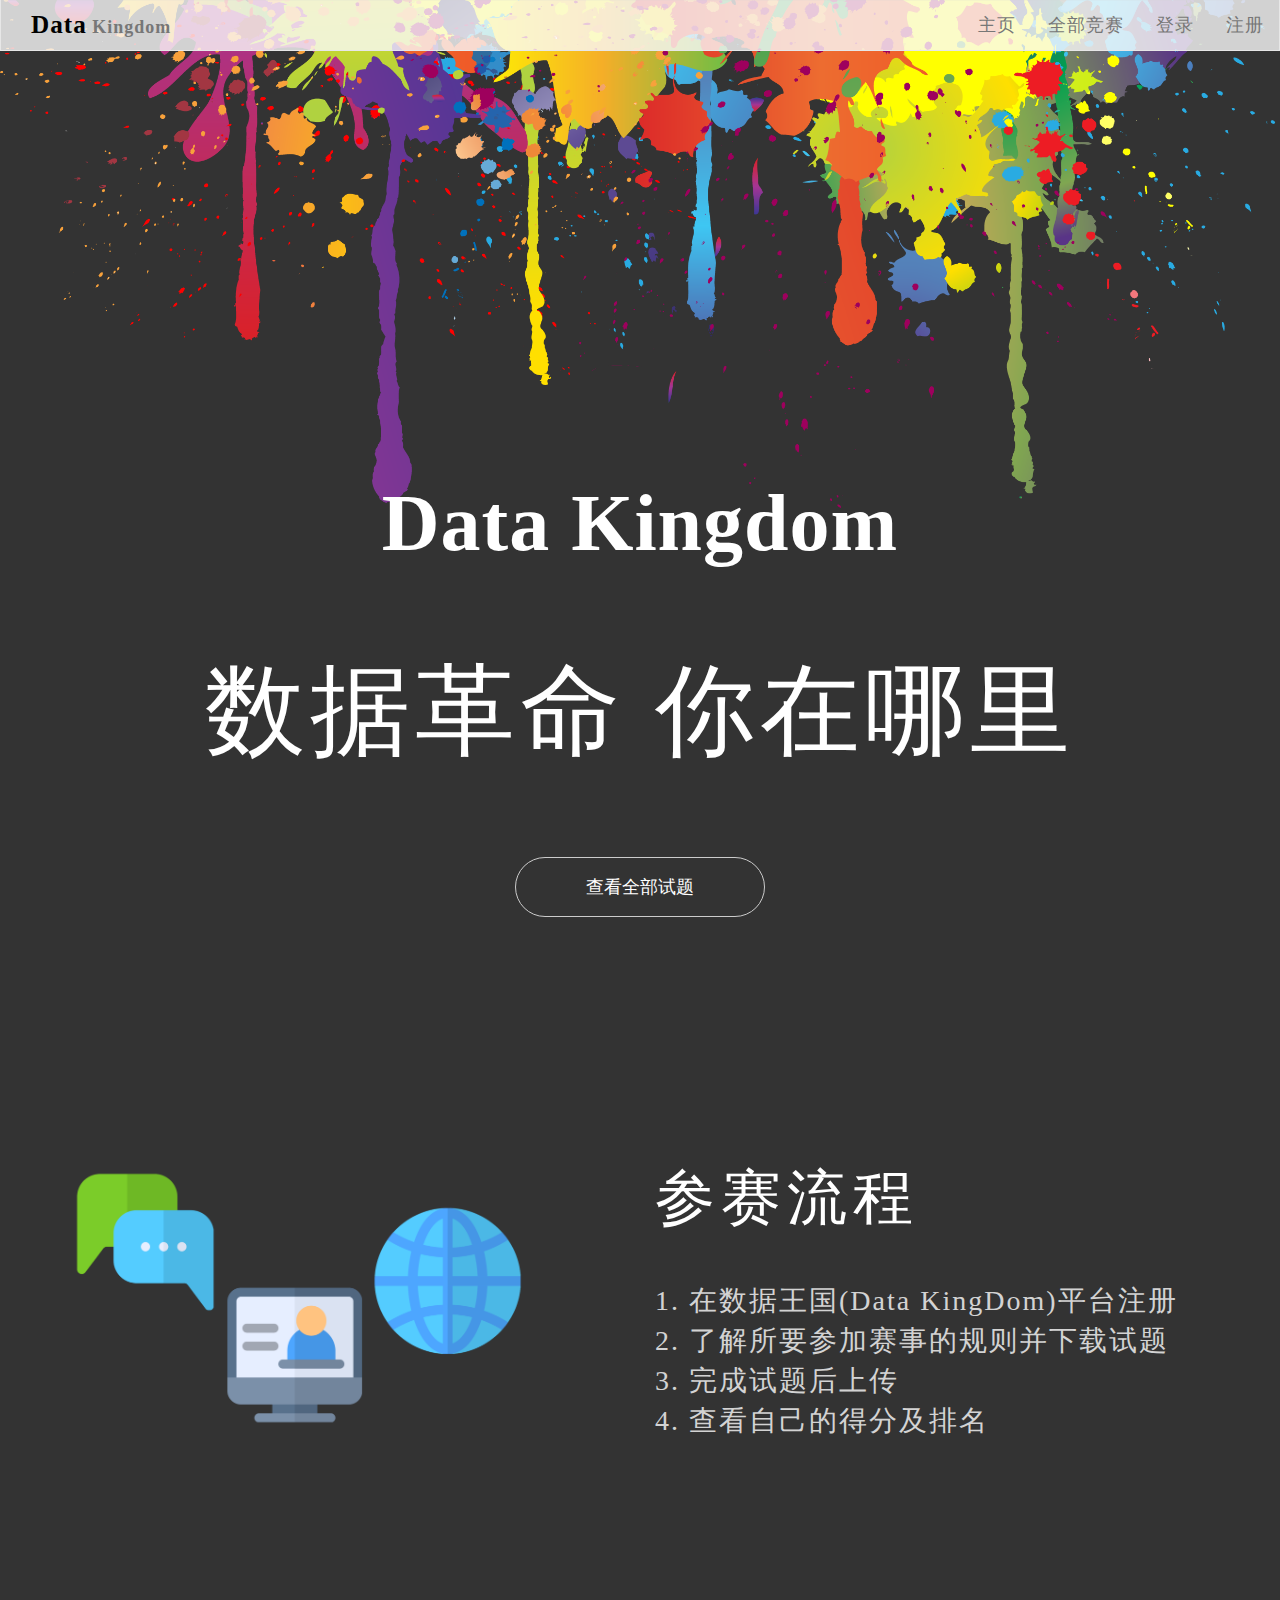
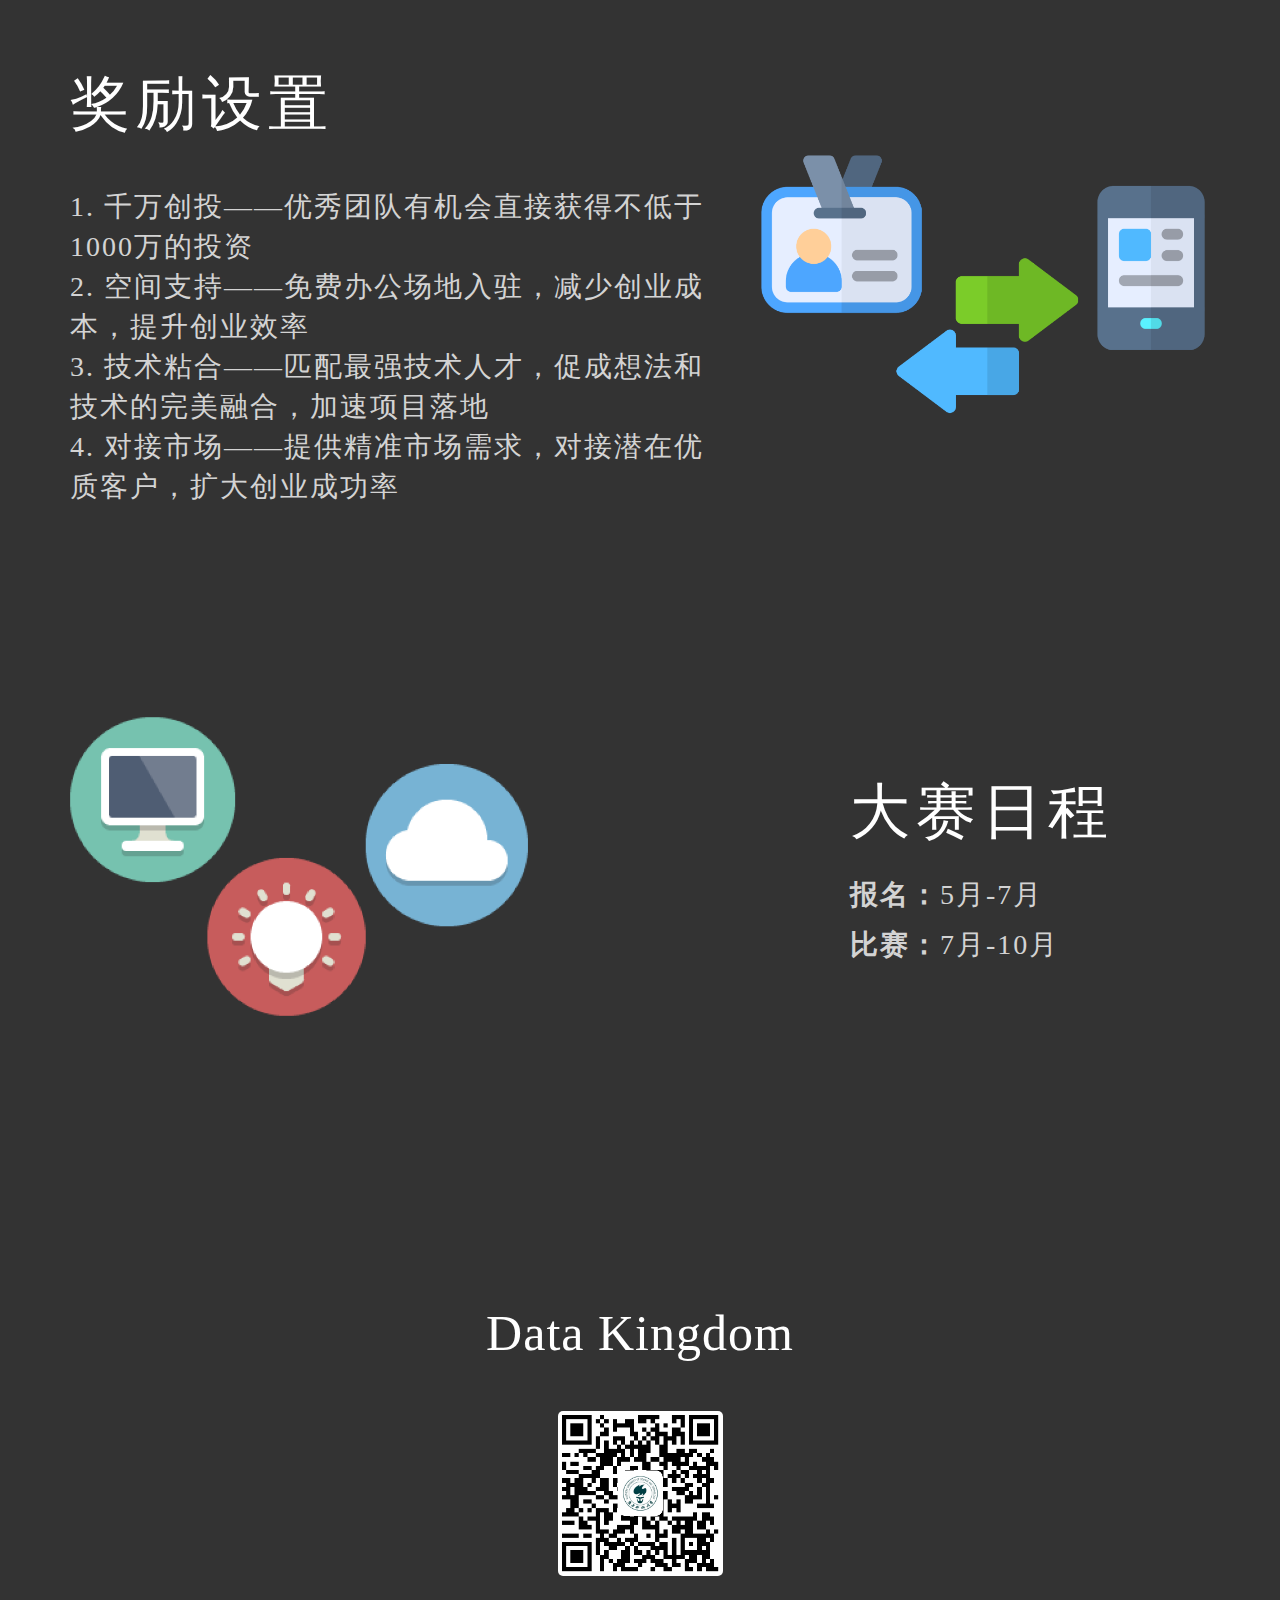
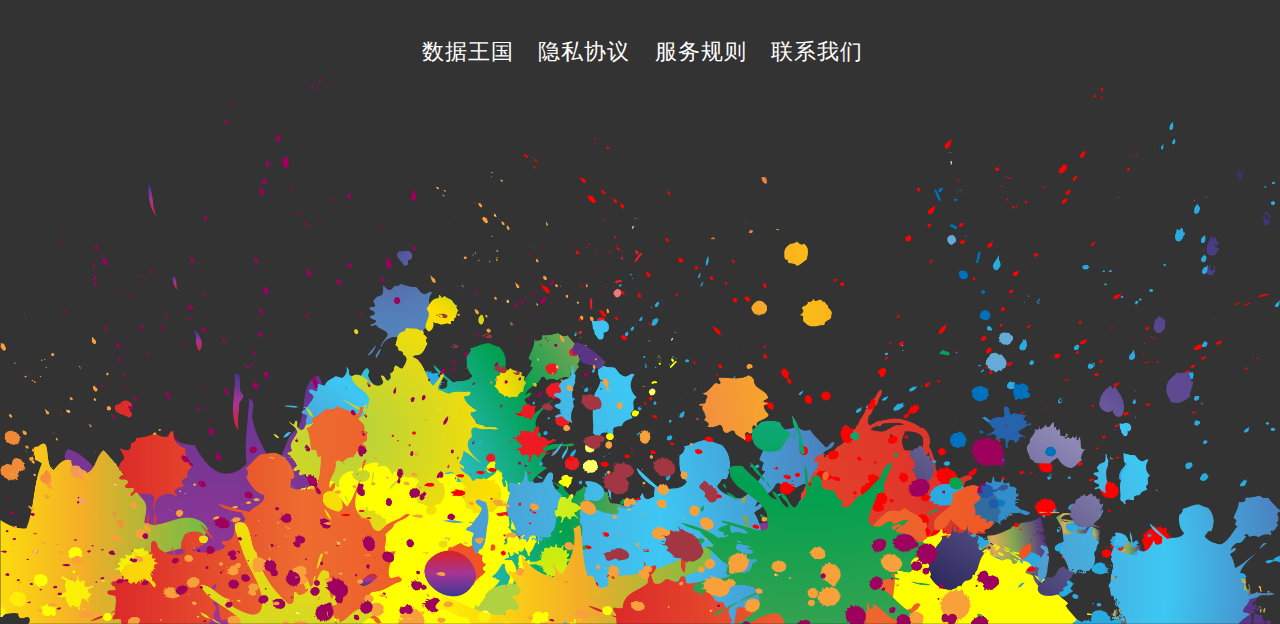
<file: DataKingdomForBs/index.html>
<!DOCTYPE html>
<html>
<head>
  <meta charset="UTF-8">
  <meta http-equiv="X-UA-Compatible" content="IE=edge">
  <meta name="viewport" content="width=device-width, initial-scale=1">
  <title>Title</title>
  <link rel="stylesheet" href="bootstrap-3.3.7-dist/css/bootstrap.css">
  <link rel="stylesheet" href="css/dataKingdom.css">
</head>
<body class="index">
<img class="index-bg" src="img/Colorful-Paint.png">
<nav class="navbar navbar-default page-nav" role="navigation">
  <ul class="nav navbar-nav nav-pills navbar-brand"><span class="brand">Data</span> Kingdom</ul>

  <ul class="nav navbar-nav nav-pills pull-right">
    <li><a href="index.html">主页</a></li>
    <li><a href="cpt-page.html">全部竞赛</a></li>
    <li><a href="login-page.html">登录</a></li>
    <li><a href="register-page.html">注册</a></li>
  </ul>

  <!--<ul class="nav navbar-nav nav-pills pull-right">-->
  <!--<li>-->
  <!--<a><span class="glyphicon glyphicon-user"></span> username</a>-->
  <!--</li>-->
  <!--<li><a>注销</a></li>-->
  <!--</ul>-->
</nav>
<div class="container-fluid header">
  <div class="jumbotron text-center">
    <br>
    <br>
    <h1>Data Kingdom</h1>
    <br>
    <br>
    <br>
    <h2>数据革命 你在哪里</h2>
    <br>
    <br>
    <br>
    <br>
    <a href="cpt-page.html">
      <button class="btn btn-default btn-lg">查看全部试题</button>
    </a>
  </div>
</div>

<div class="container index-info">
  <div class="row">
    <div class="col-md-5">
      <img src="img/icon1.png">
    </div>
    <div class="col-md-6 col-md-offset-1">
      <h2>参赛流程</h2>
      <p>
        <br>
        1. 在数据王国(Data KingDom)平台注册<br>
        2. 了解所要参加赛事的规则并下载试题<br>
        3. 完成试题后上传<br>
        4. 查看自己的得分及排名
      </p>
    </div>
  </div>

  <div class="row">
    <div class="col-md-7">
      <h2>奖励设置</h2>
      <p>
        <br>
        1. 千万创投——优秀团队有机会直接获得不低于1000万的投资<br>
        2. 空间支持——免费办公场地入驻，减少创业成本，提升创业效率<br>
        3. 技术粘合——匹配最强技术人才，促成想法和技术的完美融合，加速项目落地<br>
        4. 对接市场——提供精准市场需求，对接潜在优质客户，扩大创业成功率
      </p>
    </div>
    <div class="col-md-5">
      <img src="img/icon2.png">
    </div>
  </div>

  <div class="row">
    <div class="col-md-5">
      <img src="img/icon3.png">
    </div>
    <div class="col-md-4 col-md-offset-3">
      <h2>大赛日程</h2>
      <br>
      <p><b>报名：</b>5月-7月</p>
      <p><b>比赛：</b>7月-10月</p>
    </div>
  </div>
</div>

<div class="to-top img-circle hidden-xs">
  <span class="glyphicon glyphicon-upload"></span>
</div>

<footer>
  <div class="container text-center">
    <br>
    <h2>Data Kingdom</h2>
    <br>
    <br>
    <div class="row">
      <div class="col-md-2 col-md-offset-5">
        <img class="QRcode" src="img/QRcode.png">
      </div>
    </div>
    <br>
    <br>
    <br>
    <ul class="list-inline">
      <li><a href="#">数据王国</a></li>
      <li><a href="#">隐私协议</a></li>
      <li><a href="#">服务规则</a></li>
      <li><a href="#">联系我们</a></li>
    </ul>
  </div>
  <img src="img/Colorful-Paint-Bottom.png">
</footer>
<script src="jQuery/jquery-3.2.1.min.js"></script>
<script src="bootstrap-3.3.7-dist/js/bootstrap.js"></script>
<script src="js/all-page.js"></script>
</body>
</html>
</file>
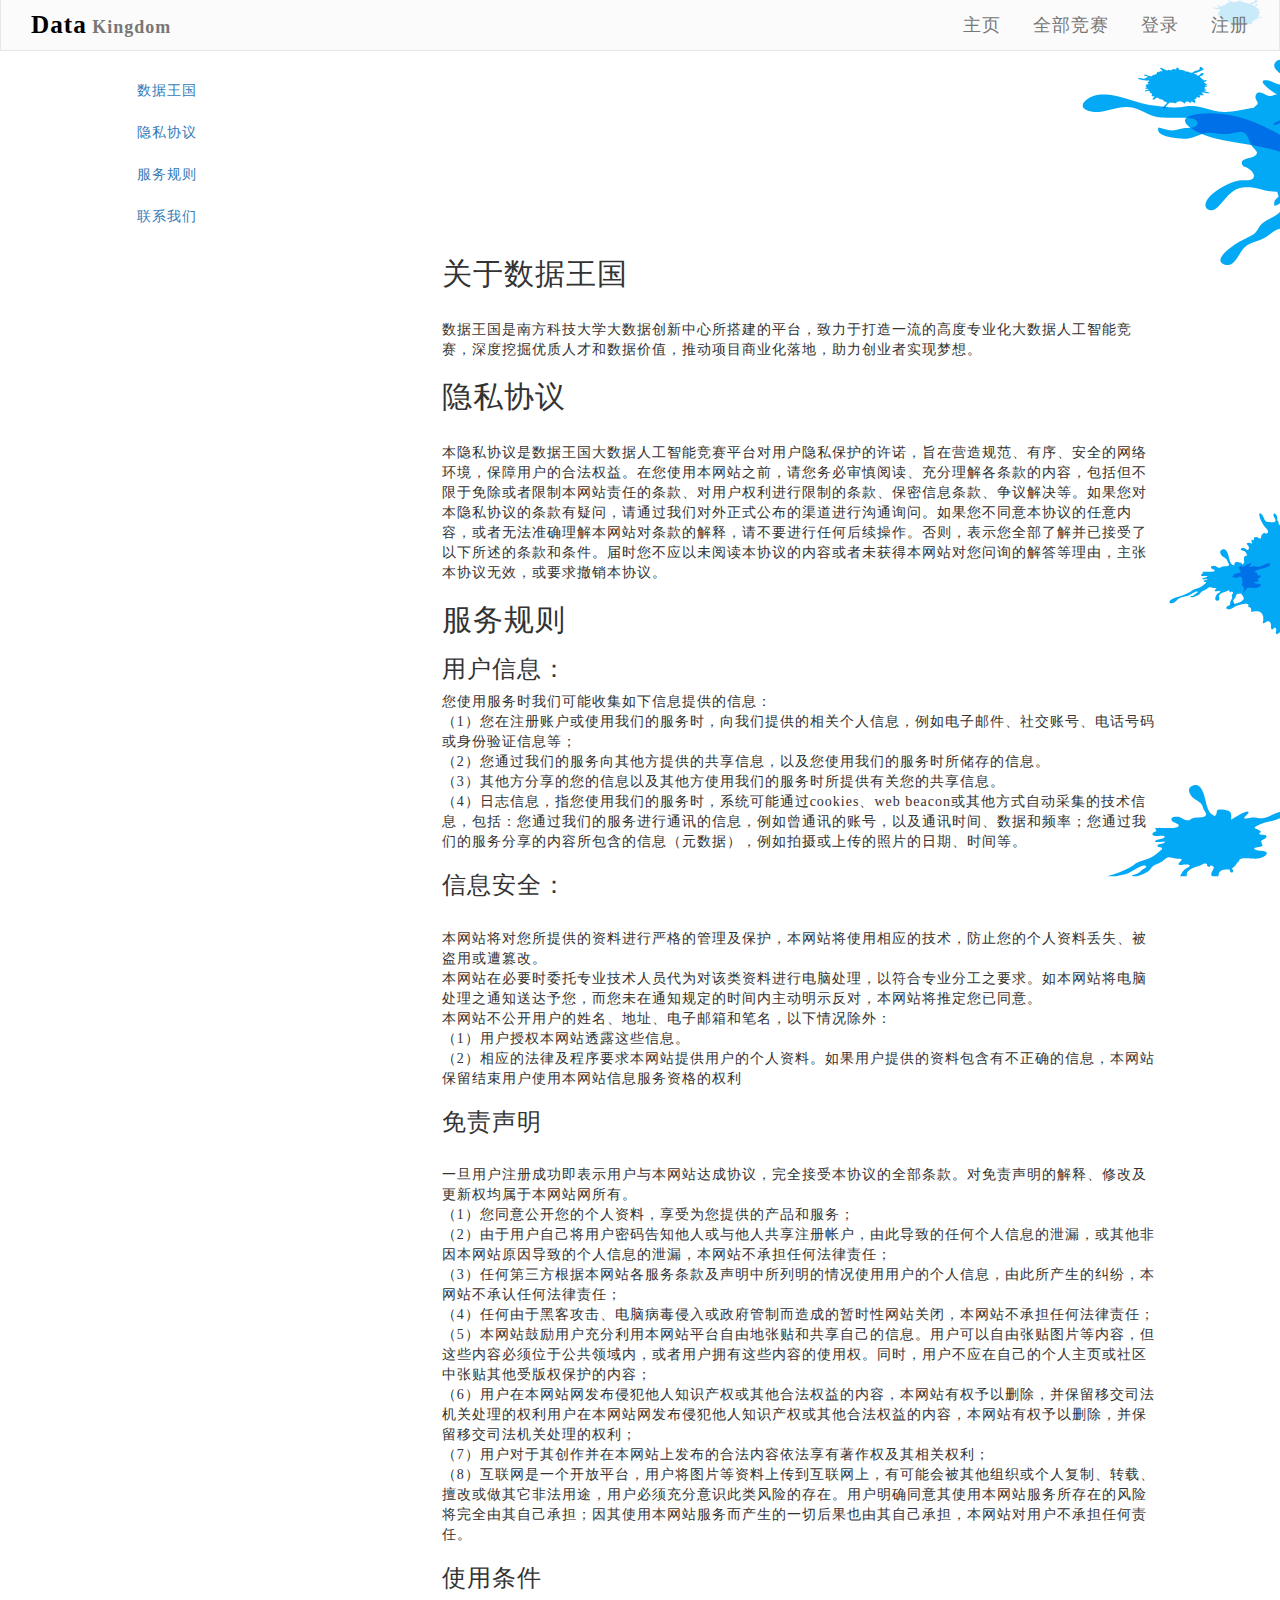
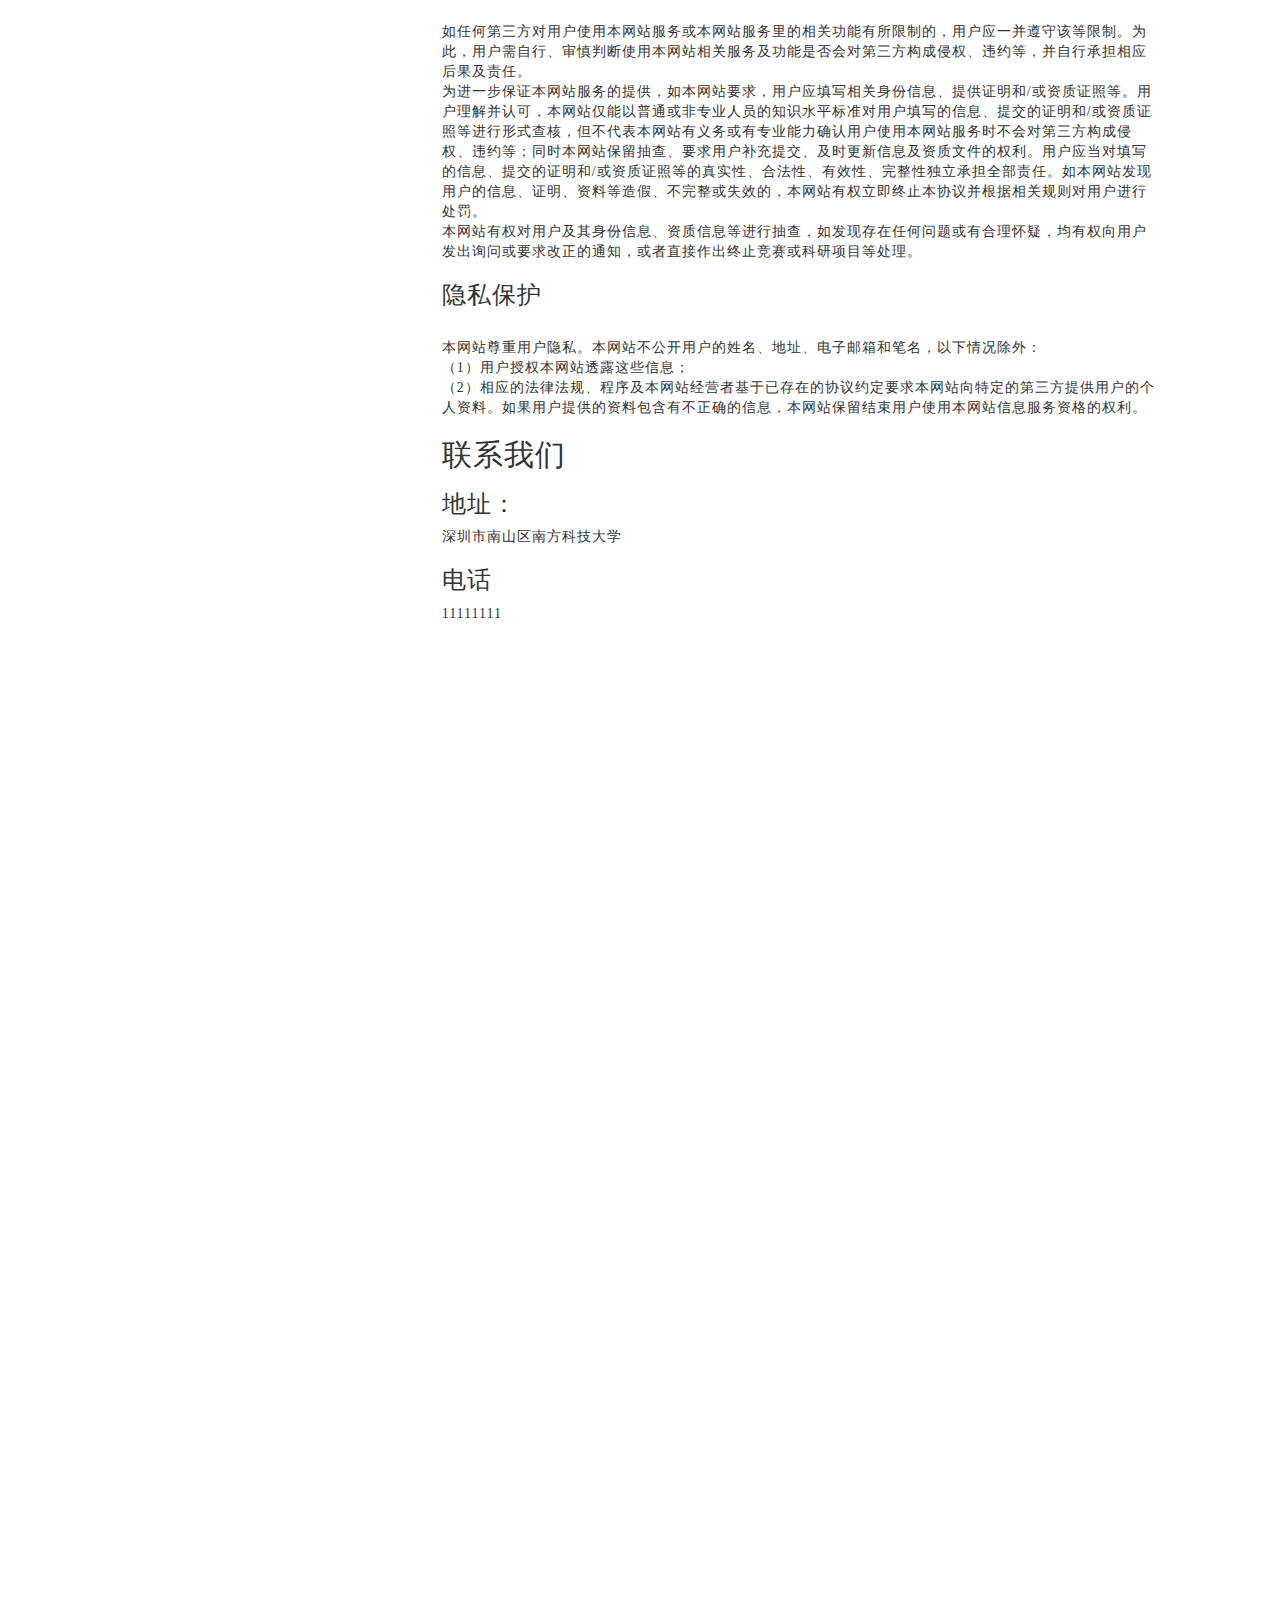
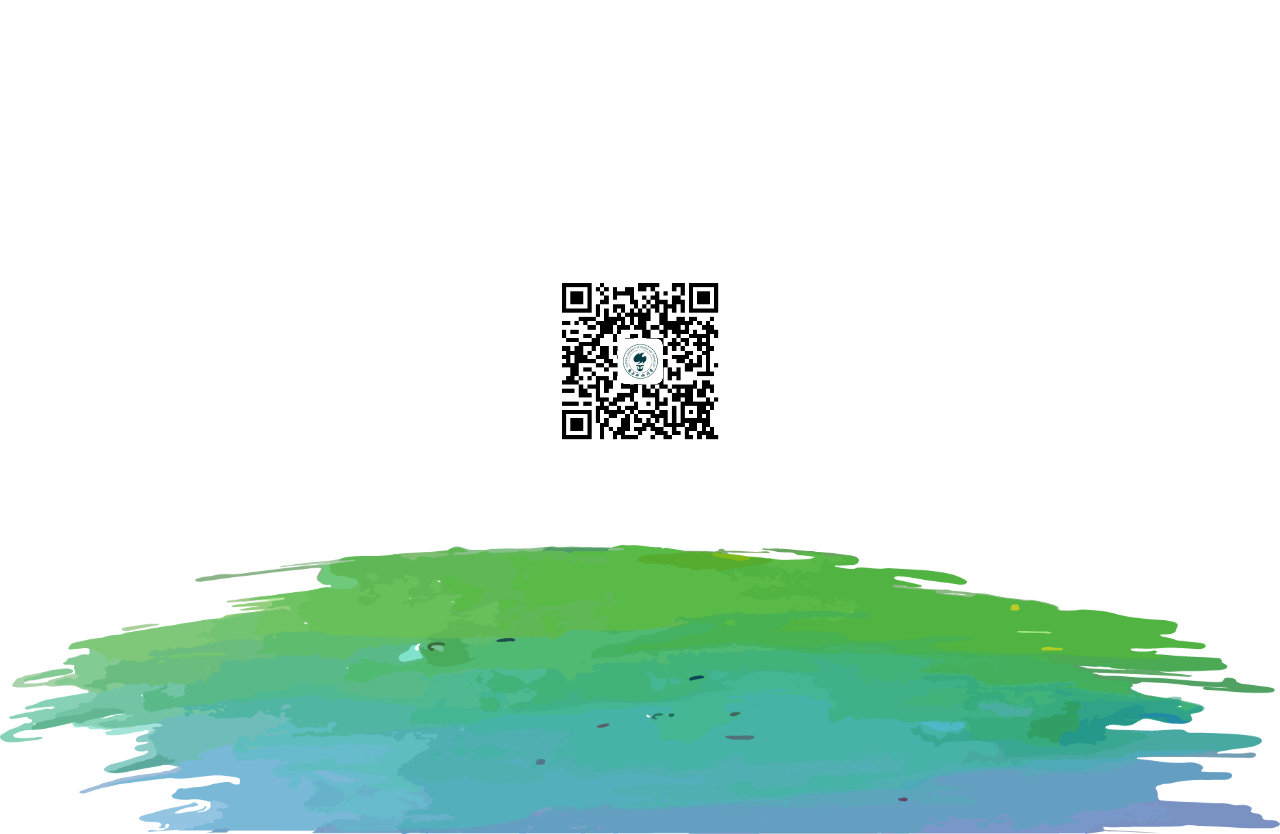
<file: DataKingdomForBs/about-page.html>
<!DOCTYPE html>
<html>
<head>
  <meta charset="UTF-8">
  <meta http-equiv="U-XA-Compatible" content="IE=edge">
  <meta name="viewport" content="width=device-width, initial-scale=1, user-scalable=0">
  <title>info</title>
  <link rel="stylesheet" href="bootstrap-3.3.7-dist/css/bootstrap.css">
  <link rel="stylesheet" href="css/dataKingdom.css">
</head>
<body class="info-about-page">
  <nav class="navbar navbar-default page-nav" role="navigation">
    <div class="navbar-header">
      <button class="navbar-toggle" type="button" data-toggle="collapse" data-target=".menu">
      <span class="sr-only">Toggle navigation</span>
      <span class="icon-bar"></span>
      <span class="icon-bar"></span>
      <span class="icon-bar"></span>
    </button>
      <div class="nav navbar-nav nav-pills navbar-brand"><span class="brand">Data</span> Kingdom</div>
    </div>
    <div class="collapse navbar-collapse menu">
      <ul class="nav navbar-nav nav-pills pull-right">
        <li><a href="index.html">主页</a></li>
        <li><a href="cpt-page.html">全部竞赛</a></li>
        <li><a href="login-page.html">登录</a></li>
        <li><a href="register-page.html">注册</a></li>
        <!--<li>-->
        <!--<a href="profile-page-info.html"><span class="glyphicon glyphicon-user"></span> username</a>-->
        <!--</li>-->
        <!--<li><a>注销</a></li>-->
      </ul>
    </div>
  </nav>

<div class="container-fluid all-page-header">
  <div class="row">
    <div class="hidden-xs hidden-sm col-md-2 pull-right">
      <img src="img/about-page-img.png">
    </div>
    <div class="col-md-6 col-md-offset-1 page-header-txt">
      <br>
      <h1>关于数据王国</h1>
    </div>
  </div>
</div>

<div class="container-fluid content">
  <div class="row">
    <div class="hidden-xs hidden-sm col-md-3 col-md-offset-1 verticle-list">
      <ul class="nav nav-pills nav-stacked">
        <li><a href="#info-about">数据王国</a></li>
        <li><a href="#info-privacy">隐私协议</a></li>
        <li><a href="#info-rules">服务规则</a></li>
        <li><a href="#info-contact">联系我们</a></li>
      </ul>
    </div>

    <div class="visible-xs visible-sm col-xs-12 mobile-list">
      <div class="nav nav-pills">
        <ul class="nav nav-pills text-center">
          <li><a href="#info-about">数据王国</a></li>
          <li><a href="#info-privacy">隐私协议</a></li>
          <li><a href="#info-rules">服务规则</a></li>
          <li><a href="#info-contact">联系我们</a></li>
        </ul>
      </div>
    </div>

    <div class="col-md-7 col-md-offset-4">
      <div class="pre-line content-txt">
        <h2 id="info-about">关于数据王国</h2>
        <p>
          数据王国是南方科技大学大数据创新中心所搭建的平台，致力于打造一流的高度专业化大数据人工智能竞赛，深度挖掘优质人才和数据价值，推动项目商业化落地，助力创业者实现梦想。
        </p>
        <h2 id="info-privacy">隐私协议</h2>
        <p>
          本隐私协议是数据王国大数据人工智能竞赛平台对用户隐私保护的许诺，旨在营造规范、有序、安全的网络环境，保障用户的合法权益。在您使用本网站之前，请您务必审慎阅读、充分理解各条款的内容，包括但不限于免除或者限制本网站责任的条款、对用户权利进行限制的条款、保密信息条款、争议解决等。如果您对本隐私协议的条款有疑问，请通过我们对外正式公布的渠道进行沟通询问。如果您不同意本协议的任意内容，或者无法准确理解本网站对条款的解释，请不要进行任何后续操作。否则，表示您全部了解并已接受了以下所述的条款和条件。届时您不应以未阅读本协议的内容或者未获得本网站对您问询的解答等理由，主张本协议无效，或要求撤销本协议。
        </p>
        <h2 id="info-rules">服务规则</h2>
        <h3>用户信息：</h3>
        <p>您使用服务时我们可能收集如下信息提供的信息：
          （1）您在注册账户或使用我们的服务时，向我们提供的相关个人信息，例如电子邮件、社交账号、电话号码或身份验证信息等；
          （2）您通过我们的服务向其他方提供的共享信息，以及您使用我们的服务时所储存的信息。
          （3）其他方分享的您的信息以及其他方使用我们的服务时所提供有关您的共享信息。
          （4）日志信息，指您使用我们的服务时，系统可能通过cookies、web beacon或其他方式自动采集的技术信息，包括：您通过我们的服务进行通讯的信息，例如曾通讯的账号，以及通讯时间、数据和频率；您通过我们的服务分享的内容所包含的信息（元数据），例如拍摄或上传的照片的日期、时间等。
        </p>
        <h3>信息安全：</h3>
        <P>
          本网站将对您所提供的资料进行严格的管理及保护，本网站将使用相应的技术，防止您的个人资料丢失、被盗用或遭篡改。
          本网站在必要时委托专业技术人员代为对该类资料进行电脑处理，以符合专业分工之要求。如本网站将电脑处理之通知送达予您，而您未在通知规定的时间内主动明示反对，本网站将推定您已同意。
          本网站不公开用户的姓名、地址、电子邮箱和笔名，以下情况除外：
          （1）用户授权本网站透露这些信息。
          （2）相应的法律及程序要求本网站提供用户的个人资料。如果用户提供的资料包含有不正确的信息，本网站保留结束用户使用本网站信息服务资格的权利
        </P>
        <h3>免责声明</h3>
        <p>
          一旦用户注册成功即表示用户与本网站达成协议，完全接受本协议的全部条款。对免责声明的解释、修改及更新权均属于本网站网所有。
          （1）您同意公开您的个人资料，享受为您提供的产品和服务；
          （2）由于用户自己将用户密码告知他人或与他人共享注册帐户，由此导致的任何个人信息的泄漏，或其他非因本网站原因导致的个人信息的泄漏，本网站不承担任何法律责任；
          （3）任何第三方根据本网站各服务条款及声明中所列明的情况使用用户的个人信息，由此所产生的纠纷，本网站不承认任何法律责任；
          （4）任何由于黑客攻击、电脑病毒侵入或政府管制而造成的暂时性网站关闭，本网站不承担任何法律责任；
          （5）本网站鼓励用户充分利用本网站平台自由地张贴和共享自己的信息。用户可以自由张贴图片等内容，但这些内容必须位于公共领域内，或者用户拥有这些内容的使用权。同时，用户不应在自己的个人主页或社区中张贴其他受版权保护的内容；
          （6）用户在本网站网发布侵犯他人知识产权或其他合法权益的内容，本网站有权予以删除，并保留移交司法机关处理的权利用户在本网站网发布侵犯他人知识产权或其他合法权益的内容，本网站有权予以删除，并保留移交司法机关处理的权利；
          （7）用户对于其创作并在本网站上发布的合法内容依法享有著作权及其相关权利；
          （8）互联网是一个开放平台，用户将图片等资料上传到互联网上，有可能会被其他组织或个人复制、转载、擅改或做其它非法用途，用户必须充分意识此类风险的存在。用户明确同意其使用本网站服务所存在的风险将完全由其自己承担；因其使用本网站服务而产生的一切后果也由其自己承担，本网站对用户不承担任何责任。
        </p>
        <h3>使用条件</h3>
        <p>
          如任何第三方对用户使用本网站服务或本网站服务里的相关功能有所限制的，用户应一并遵守该等限制。为此，用户需自行、审慎判断使用本网站相关服务及功能是否会对第三方构成侵权、违约等，并自行承担相应后果及责任。
          为进一步保证本网站服务的提供，如本网站要求，用户应填写相关身份信息、提供证明和/或资质证照等。用户理解并认可，本网站仅能以普通或非专业人员的知识水平标准对用户填写的信息、提交的证明和/或资质证照等进行形式查核，但不代表本网站有义务或有专业能力确认用户使用本网站服务时不会对第三方构成侵权、违约等；同时本网站保留抽查、要求用户补充提交、及时更新信息及资质文件的权利。用户应当对填写的信息、提交的证明和/或资质证照等的真实性、合法性、有效性、完整性独立承担全部责任。如本网站发现用户的信息、证明、资料等造假、不完整或失效的，本网站有权立即终止本协议并根据相关规则对用户进行处罚。
          本网站有权对用户及其身份信息、资质信息等进行抽查，如发现存在任何问题或有合理怀疑，均有权向用户发出询问或要求改正的通知，或者直接作出终止竞赛或科研项目等处理。
        </p>
        <h3>隐私保护</h3>
        <p>
          本网站尊重用户隐私。本网站不公开用户的姓名、地址、电子邮箱和笔名，以下情况除外：
          （1）用户授权本网站透露这些信息；
          （2）相应的法律法规、程序及本网站经营者基于已存在的协议约定要求本网站向特定的第三方提供用户的个人资料。如果用户提供的资料包含有不正确的信息，本网站保留结束用户使用本网站信息服务资格的权利。
        </p>
        <h2 id="info-contact">联系我们</h2>
        <h3>地址：</h3>
        <p>深圳市南山区南方科技大学</p>
        <h3>电话</h3>
        <p>11111111</p>
      </div>
    </div>
  </div>
</div>

<div class="to-top img-circle hidden-xs">
  <span class="glyphicon glyphicon-upload"></span>
</div>

<footer>
  <div class="container text-center">
    <br>
    <h2>Data Kingdom</h2>
    <span class="hidden-sm hidden-xs"><br></span>
    <br>
    <div class="row">
      <div class="col-xs-4 col-xs-offset-4 col-md-2 col-md-offset-5">
        <img class="QRcode" src="img/QRcode.png">
      </div>
    </div>
    <span class="hidden-sm hidden-xs"><br></span>
    <br>
    <br>
    <ul class="list-inline">
      <li><a href="#info-about">关于数据王国</a></li>
      <li><a href="#info-privacy">隐私协议</a></li>
      <li><a href="#info-rules">服务规则</a></li>
      <li><a href="#info-contact">联系我们</a></li>
    </ul>
  </div>
  <img class="footer-bg" src="img/colorful-bottom.png">
</footer>
<script src="jQuery/jquery-3.2.1.min.js"></script>
<script src="bootstrap-3.3.7-dist/js/bootstrap.js"></script>
<script>
    var listDiv = document.getElementsByClassName("verticle-list")[0];
    var icon = document.getElementsByClassName("to-top")[0];

    document.body.onscroll = function () {
        if (document.body.scrollTop != 0)
            icon.style.display = "block";
        else
            icon.style.display = "none";


        if (document.body.scrollTop >= 400) {
            listDiv.style.position = "fixed";
            listDiv.style.top = "21px";
        } else {
            listDiv.style.position = "absolute"
            listDiv.style.top = "";
        }

    }

    icon.onclick = function () {
        document.body.scrollTop = 0;
    }
</script>
</body>
</html>
</file>
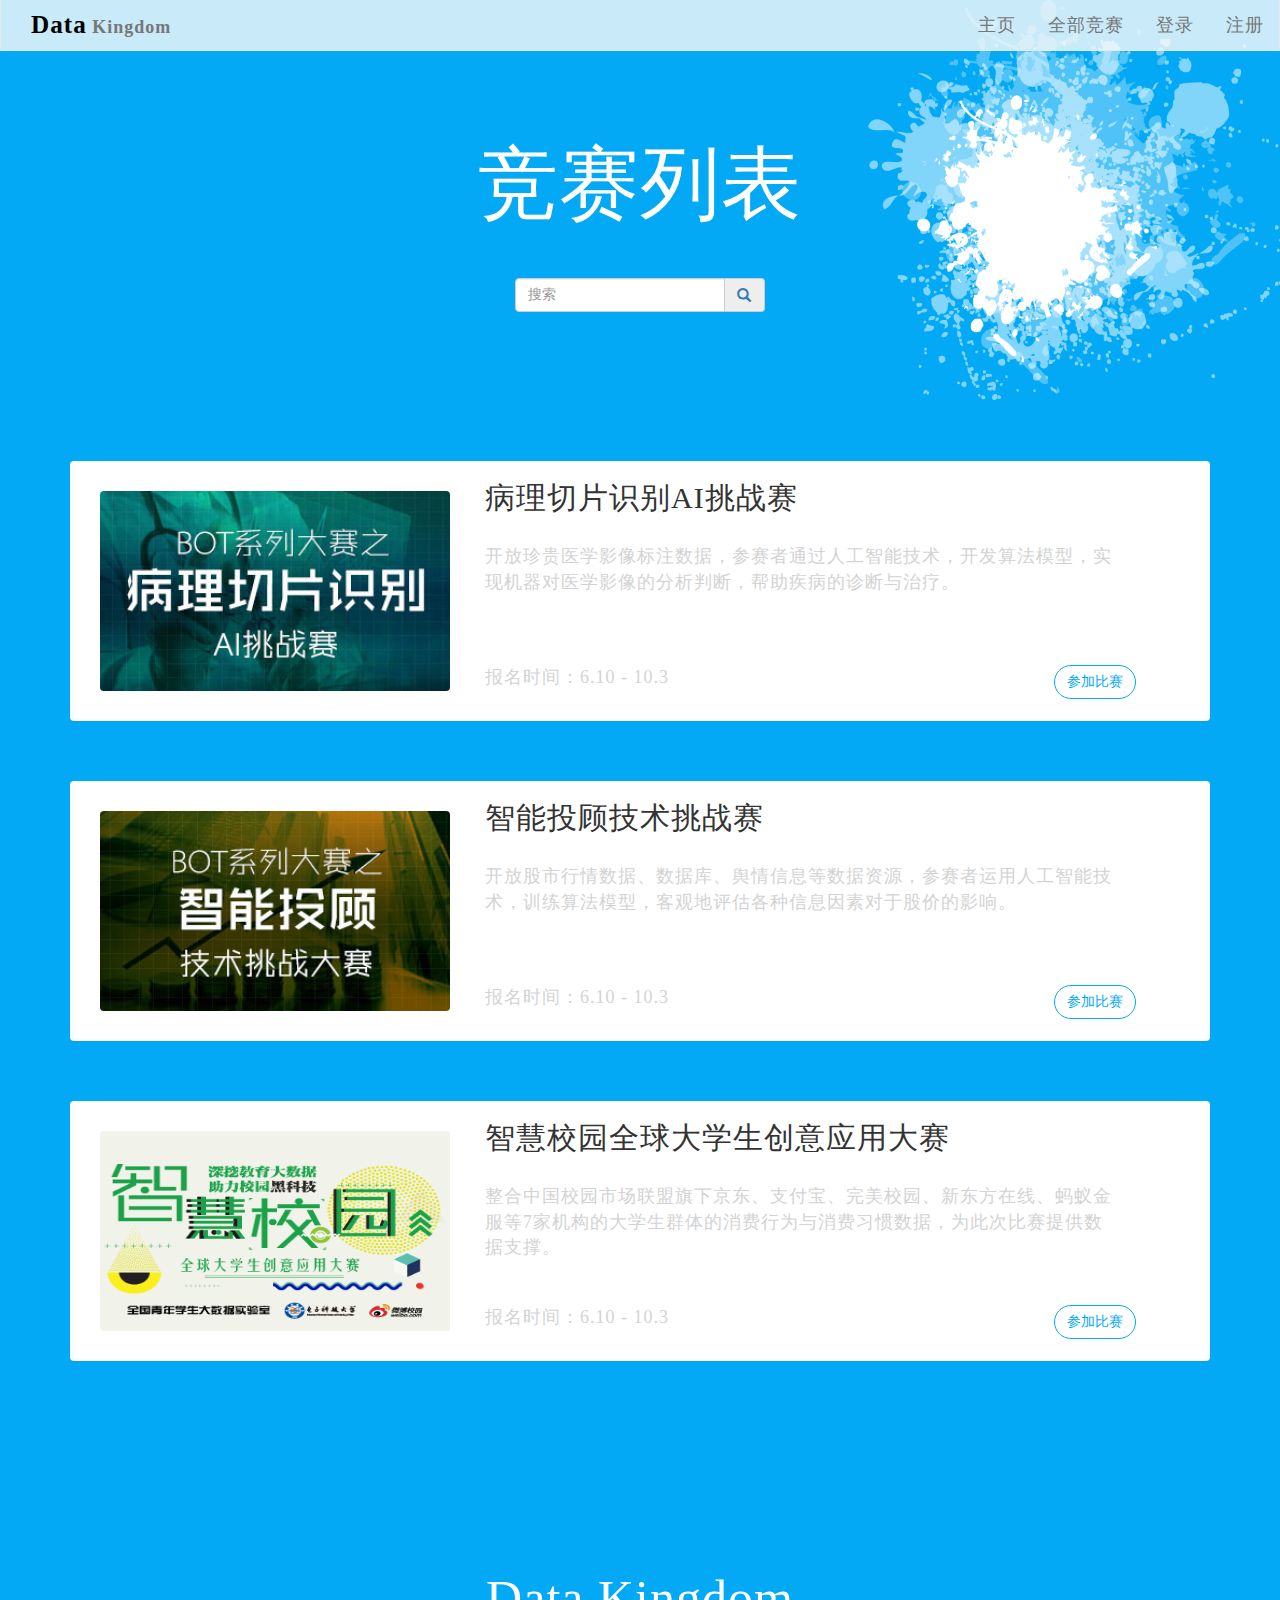
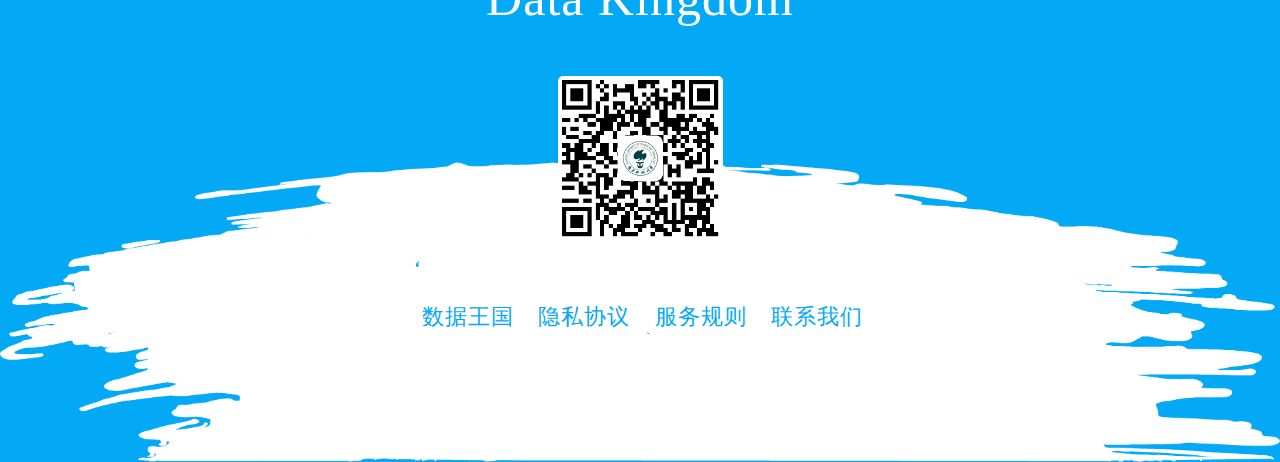
<file: DataKingdomForBs/cpt-page.html>
<!DOCTYPE html>
<html>
<head>
  <meta charset="UTF-8">
  <meta http-equiv="X-UA-Compatible" content="IE=edge">
  <meta name="viewport" content="width=device-width, initial-scale=1">
  <title>competitions</title>
  <link rel="stylesheet" href="bootstrap-3.3.7-dist/css/bootstrap.css">
  <link rel="stylesheet" href="css/dataKingdom.css">
</head>
<body class="cpt-page">
<nav class="navbar navbar-default page-nav" role="navigation">
  <ul class="nav navbar-nav nav-pills navbar-brand"><span class="brand">Data</span> Kingdom</ul>

  <ul class="nav navbar-nav nav-pills pull-right">
    <li><a href="index.html">主页</a></li>
    <li><a href="cpt-page.html">全部竞赛</a></li>
    <li><a href="login-page.html">登录</a></li>
    <li><a href="register-page.html">注册</a></li>
  </ul>

  <!--<ul class="nav navbar-nav nav-pills pull-right">-->
  <!--<li>-->
  <!--<a><span class="glyphicon glyphicon-user"></span> username</a>-->
  <!--</li>-->
  <!--<li><a>注销</a></li>-->
  <!--</ul>-->
</nav>

<div class="container-fluid all-page-header">
  <div class="row">
    <div class="col-md-4 col-md-offset-4 page-header-txt text-center">
      <h1>竞赛列表</h1>
      <br>
      <br>
      <div class="input-group" style="margin-left: auto; margin-right: auto">
        <input type="text" id="search" class="form-control" placeholder="搜索">
        <span id="search-btn" class="input-group-addon"><a><span class="glyphicon glyphicon-search"></span></a></span>
      </div>
    </div>
    <div class="col-md-4 pull-right">
      <img src="img/cpt-img.png">
    </div>
  </div>
</div>

<div class="container competitions">
  <div class="row competition-card">
    <div class="col-md-12">
      <div class="panel panel-default">
        <div class="row">
          <div class="col-md-4 pull-left">
            <img src="img/race_3.jpg">
          </div>
          <div class="col-md-7 cpt-txt">
            <h2>病理切片识别AI挑战赛</h2>
            <br>
            <p>开放珍贵医学影像标注数据，参赛者通过人工智能技术，开发算法模型，实现机器对医学影像的分析判断，帮助疾病的诊断与治疗。</p>
            <div class="foot row">
              <div class="col-md-6 pull-left">
                <p>报名时间：6.10 - 10.3</p>
              </div>
              <div class="col-md-2 pull-right">
                <a href="info-page.html"><button type="button" class="btn btn-cpt">参加比赛</button></a>
              </div>
            </div>
          </div>
        </div>
      </div>
    </div>
  </div>

  <div class="row competition-card">
    <div class="col-md-12">
      <div class="panel panel-default">
        <div class="row">
          <div class="col-md-4 pull-left">
            <img src="img/race_4.jpg">
          </div>
          <div class="col-md-7 cpt-txt">
            <h2>智能投顾技术挑战赛</h2>
            <br>
            <p>开放股市行情数据、数据库、舆情信息等数据资源，参赛者运用人工智能技术，训练算法模型，客观地评估各种信息因素对于股价的影响。</p>
            <div class="foot row">
              <div class="col-md-6 pull-left">
                <p>报名时间：6.10 - 10.3</p>
              </div>
              <div class="col-md-2 pull-right">
                <a href="info-page.html"><button type="button" class="btn btn-cpt">参加比赛</button></a>
              </div>
            </div>
          </div>
        </div>
      </div>
    </div>
  </div>

  <div class="row competition-card">
    <div class="col-md-12">
      <div class="panel panel-default">
        <div class="row">
          <div class="col-md-4 pull-left">
            <img src="img/zhxy.png">
          </div>
          <div class="col-md-7 cpt-txt">
            <h2>智慧校园全球大学生创意应用大赛</h2>
            <br>
            <p>整合中国校园市场联盟旗下京东、支付宝、完美校园、新东方在线、蚂蚁金服等7家机构的大学生群体的消费行为与消费习惯数据，为此次比赛提供数据支撑。</p>
            <div class="foot row">
              <div class="col-md-6 pull-left">
                <p>报名时间：6.10 - 10.3</p>
              </div>
              <div class="col-md-2 pull-right">
                <a href="info-page.html"><button type="button" class="btn btn-cpt">参加比赛</button></a>
              </div>
            </div>
          </div>
        </div>
      </div>
    </div>
  </div>
</div>

<div class="to-top img-circle hidden-xs">
  <span class="glyphicon glyphicon-upload"></span>
</div>

<footer>
  <div class="container text-center">
    <br>
    <h2>Data Kingdom</h2>
    <br>
    <br>
    <div class="row">
      <div class="col-md-2 col-md-offset-5">
        <img class="QRcode" src="img/QRcode.png">
      </div>
    </div>
    <br>
    <br>
    <br>
    <ul class="list-inline">
      <li><a href="#">数据王国</a></li>
      <li><a href="#">隐私协议</a></li>
      <li><a href="#">服务规则</a></li>
      <li><a href="#">联系我们</a></li>
    </ul>
  </div>
  <img class="footer-bg" src="img/white-bottom.png">
</footer>
<script src="jQuery/jquery-3.2.1.min.js"></script>
<script src="bootstrap-3.3.7-dist/js/bootstrap.js"></script>
<script src="js/cpt-page.js"></script>
<script src="js/all-page.js"></script>
</body>
</html>
</file>
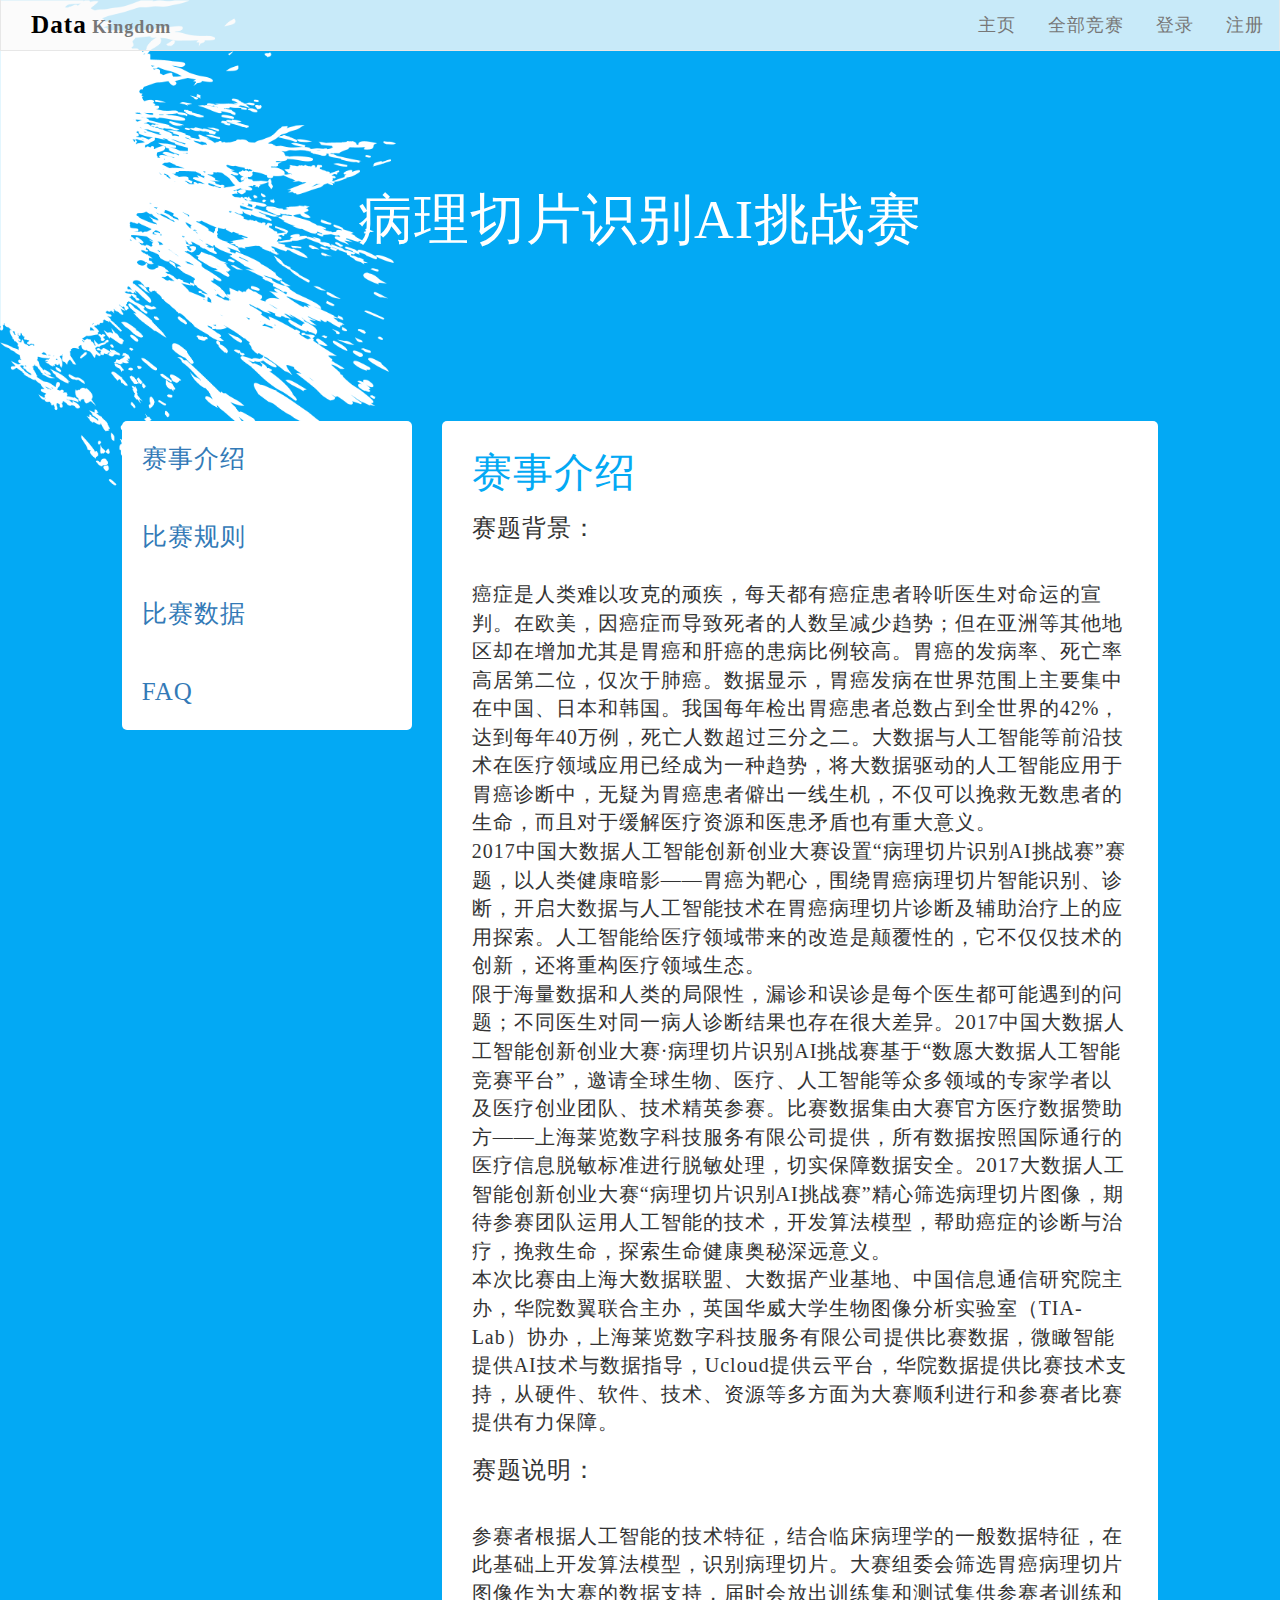
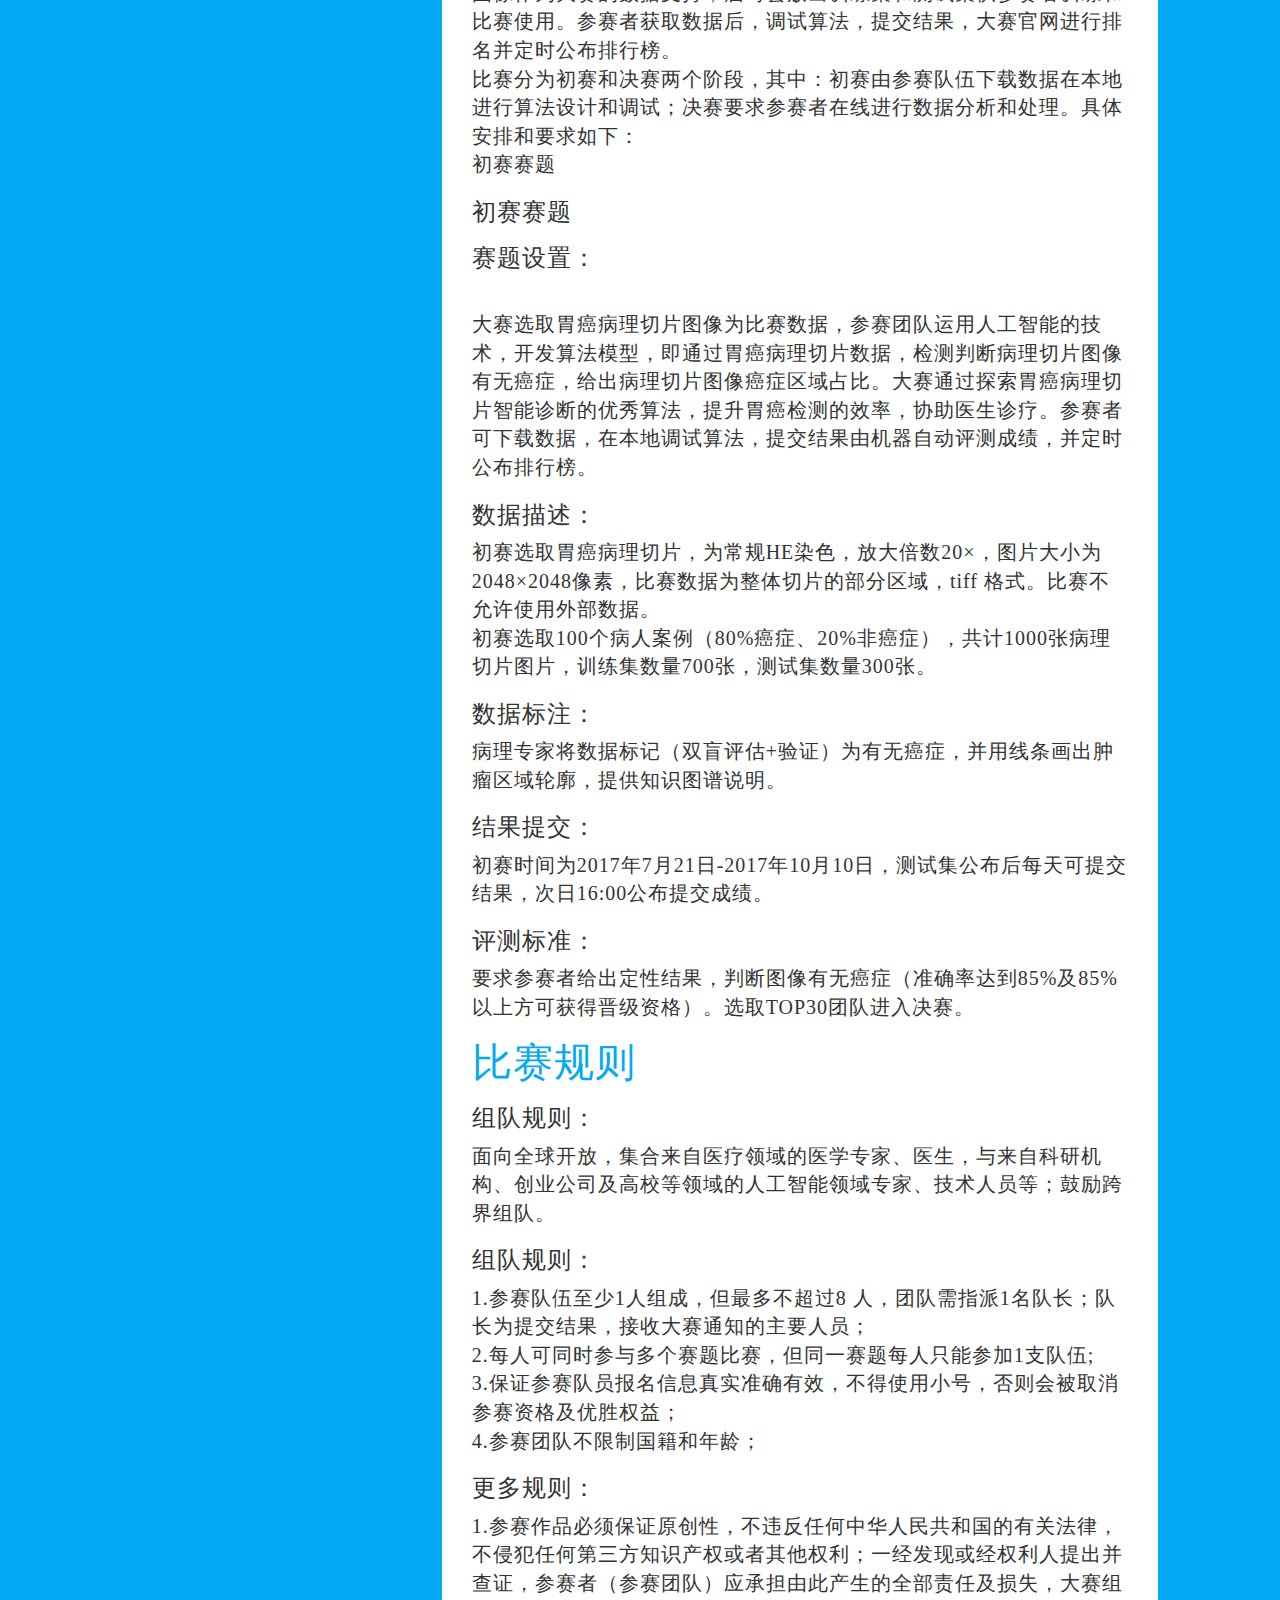
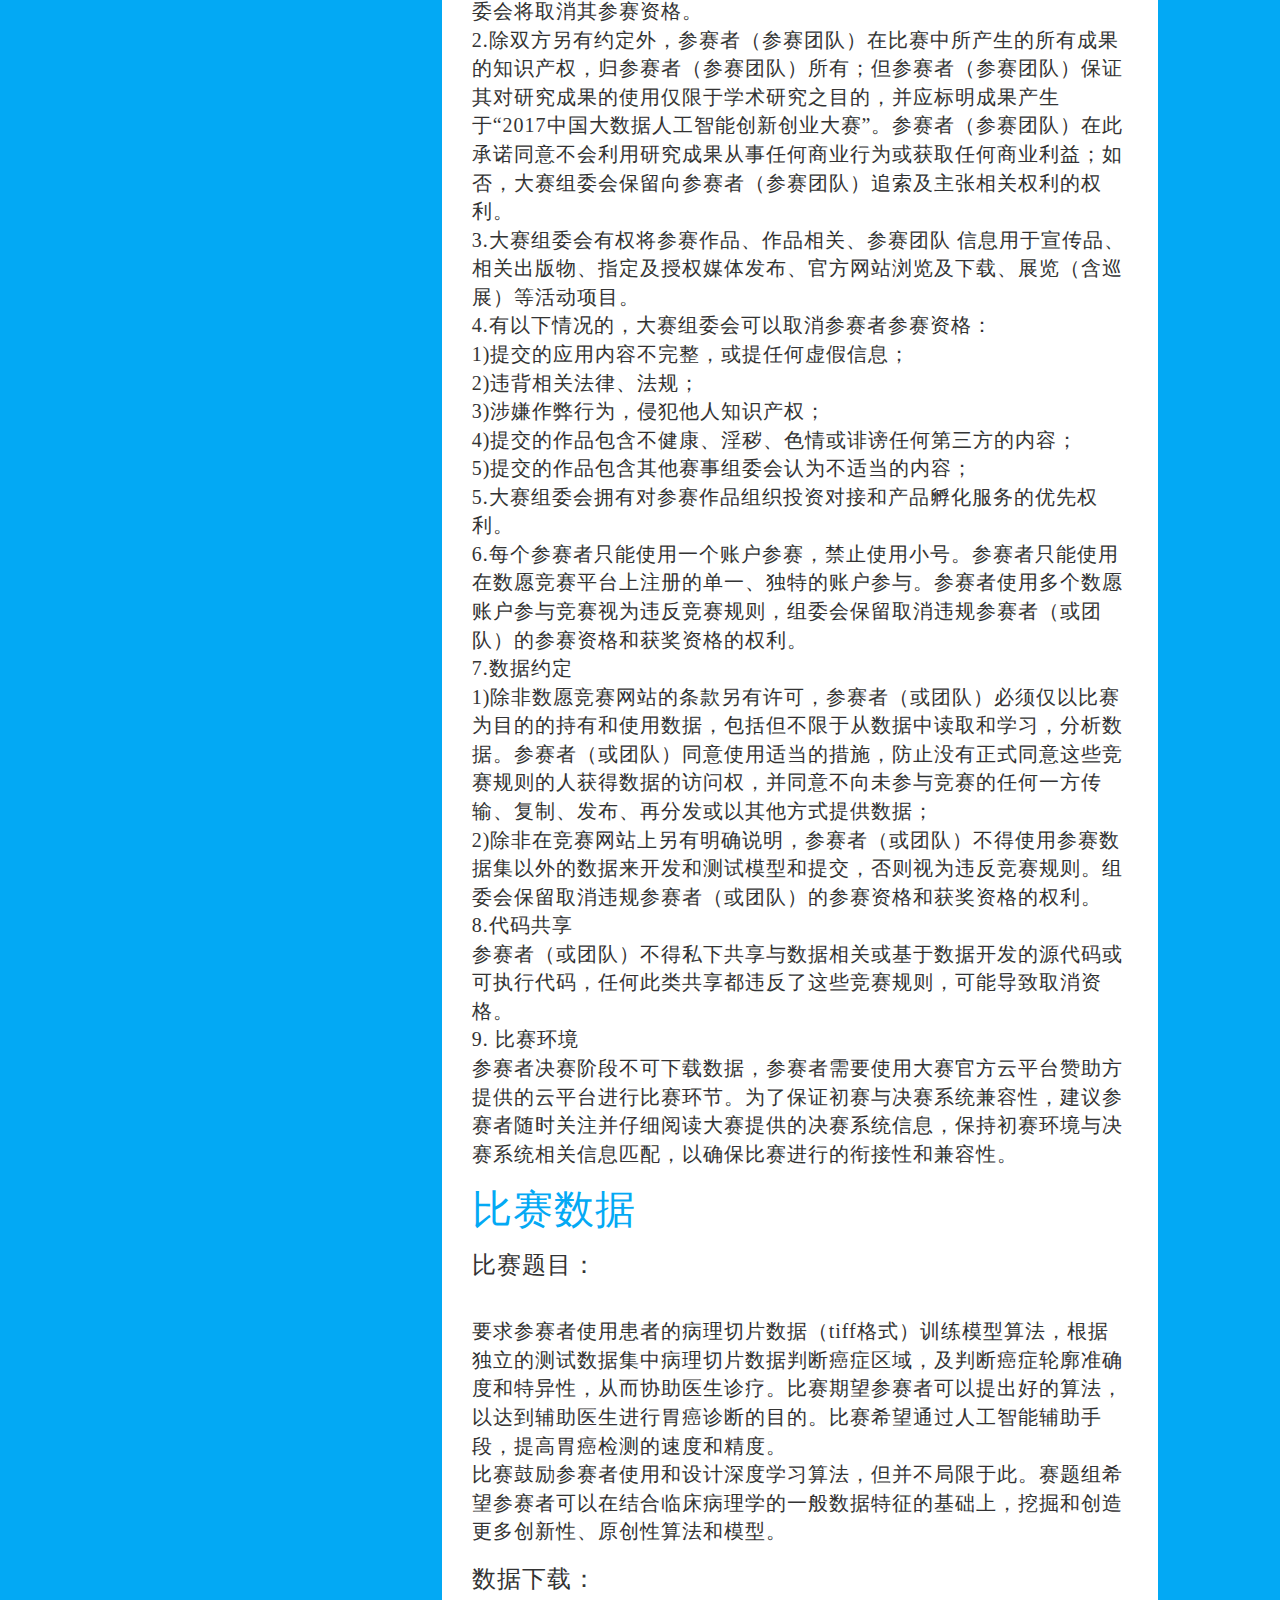
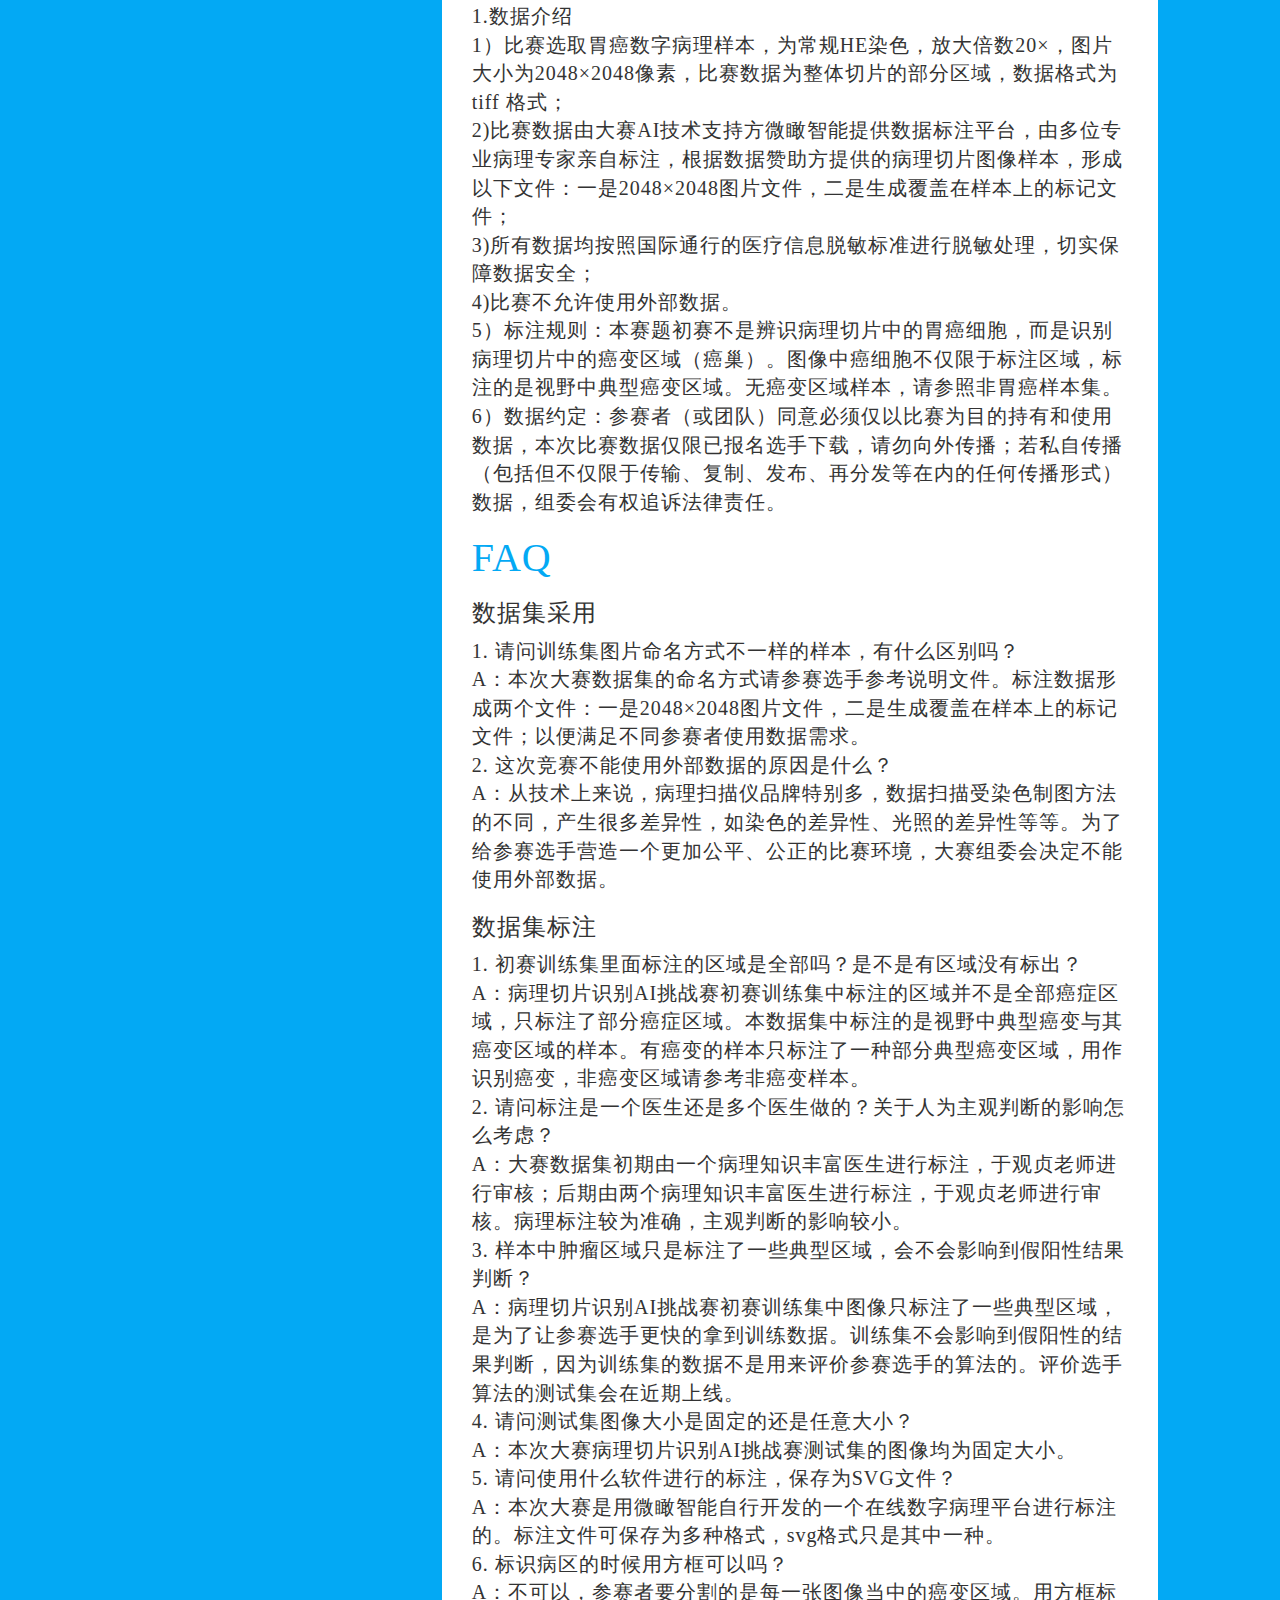
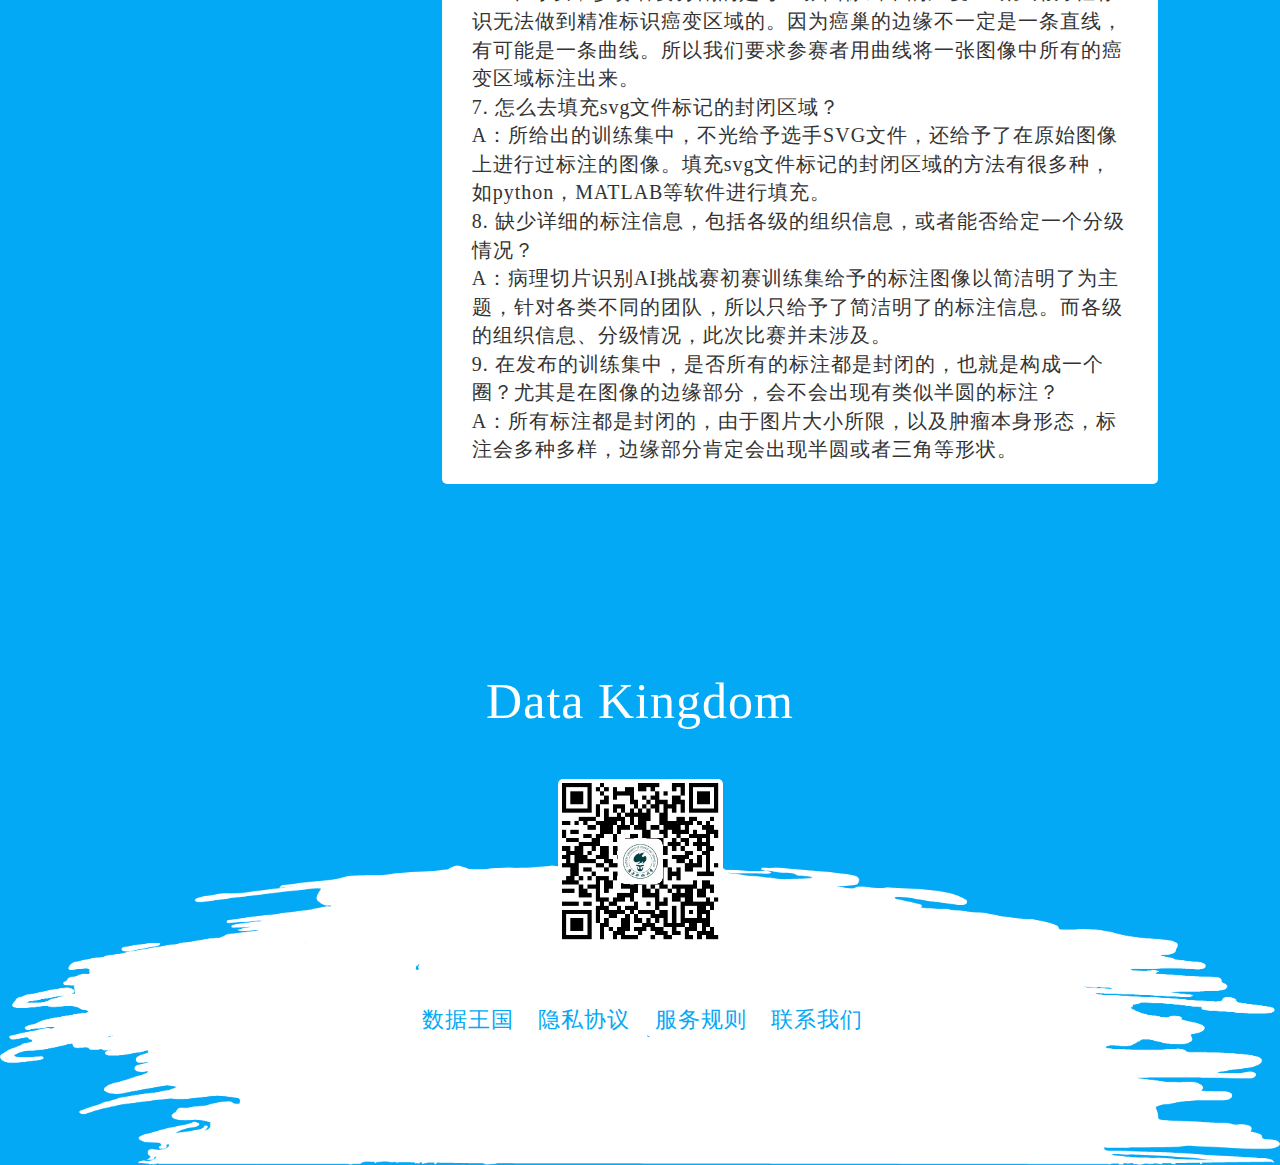
<file: DataKingdomForBs/info-page.html>
<!DOCTYPE html>
<html>
<head>
  <meta charset="UTF-8">
  <meta http-equiv="U-XA-Compatible" content="IE=edge">
  <meta name="viewport" content="width=device-width, initial-scale=1">
  <title>info</title>
  <link rel="stylesheet" href="bootstrap-3.3.7-dist/css/bootstrap.css">
  <link rel="stylesheet" href="css/dataKingdom.css">
</head>
<body class="info-page">
<nav class="navbar navbar-default page-nav" role="navigation">
  <ul class="nav navbar-nav nav-pills navbar-brand"><span class="brand">Data</span> Kingdom</ul>

  <ul class="nav navbar-nav nav-pills pull-right">
    <li><a href="index.html">主页</a></li>
    <li><a href="cpt-page.html">全部竞赛</a></li>
    <li><a href="login-page.html">登录</a></li>
    <li><a href="register-page.html">注册</a></li>
  </ul>

  <!--<ul class="nav navbar-nav nav-pills pull-right">-->
  <!--<li>-->
  <!--<a><span class="glyphicon glyphicon-user"></span> username</a>-->
  <!--</li>-->
  <!--<li><a>注销</a></li>-->
  <!--</ul>-->
</nav>

<div class="container-fluid all-page-header">
  <div class="row">
    <div class="col-md-3 pull-left" style="padding-left: 0">
      <img src="img/info-img.png">
    </div>
    <div class="col-md-6 page-header-txt text-center">
      <h1>病理切片识别AI挑战赛</h1>
    </div>
  </div>
</div>

<div class="container-fluid info-content">
  <div class="row">
    <div class="col-md-3 col-md-offset-1">
      <ul class="nav nav-pills nav-stacked">
        <li><a href="#info-intro">赛事介绍</a></li>
        <li><a href="#info-rules">比赛规则</a></li>
        <li><a href="#info-data">比赛数据</a></li>
        <li><a href="#info-FAQ">FAQ</a></li>
      </ul>
    </div>

    <div class="col-md-7">
      <div class="pre-line info-txt">
        <h2 id="info-intro">赛事介绍</h2>
        <h3>赛题背景：</h3>
        <p>
          癌症是人类难以攻克的顽疾，每天都有癌症患者聆听医生对命运的宣判。在欧美，因癌症而导致死者的人数呈减少趋势；但在亚洲等其他地区却在增加尤其是胃癌和肝癌的患病比例较高。胃癌的发病率、死亡率高居第二位，仅次于肺癌。数据显示，胃癌发病在世界范围上主要集中在中国、日本和韩国。我国每年检出胃癌患者总数占到全世界的42%，达到每年40万例，死亡人数超过三分之二。大数据与人工智能等前沿技术在医疗领域应用已经成为一种趋势，将大数据驱动的人工智能应用于胃癌诊断中，无疑为胃癌患者僻出一线生机，不仅可以挽救无数患者的生命，而且对于缓解医疗资源和医患矛盾也有重大意义。
          2017中国大数据人工智能创新创业大赛设置“病理切片识别AI挑战赛”赛题，以人类健康暗影——胃癌为靶心，围绕胃癌病理切片智能识别、诊断，开启大数据与人工智能技术在胃癌病理切片诊断及辅助治疗上的应用探索。人工智能给医疗领域带来的改造是颠覆性的，它不仅仅技术的创新，还将重构医疗领域生态。
          限于海量数据和人类的局限性，漏诊和误诊是每个医生都可能遇到的问题；不同医生对同一病人诊断结果也存在很大差异。2017中国大数据人工智能创新创业大赛·病理切片识别AI挑战赛基于“数愿大数据人工智能竞赛平台”，邀请全球生物、医疗、人工智能等众多领域的专家学者以及医疗创业团队、技术精英参赛。比赛数据集由大赛官方医疗数据赞助方——上海莱览数字科技服务有限公司提供，所有数据按照国际通行的医疗信息脱敏标准进行脱敏处理，切实保障数据安全。2017大数据人工智能创新创业大赛“病理切片识别AI挑战赛”精心筛选病理切片图像，期待参赛团队运用人工智能的技术，开发算法模型，帮助癌症的诊断与治疗，挽救生命，探索生命健康奥秘深远意义。
          本次比赛由上海大数据联盟、大数据产业基地、中国信息通信研究院主办，华院数翼联合主办，英国华威大学生物图像分析实验室（TIA-Lab）协办，上海莱览数字科技服务有限公司提供比赛数据，微瞰智能提供AI技术与数据指导，Ucloud提供云平台，华院数据提供比赛技术支持，从硬件、软件、技术、资源等多方面为大赛顺利进行和参赛者比赛提供有力保障。
        </p>
        <h3>赛题说明：</h3>
        <p>
          参赛者根据人工智能的技术特征，结合临床病理学的一般数据特征，在此基础上开发算法模型，识别病理切片。大赛组委会筛选胃癌病理切片图像作为大赛的数据支持，届时会放出训练集和测试集供参赛者训练和比赛使用。参赛者获取数据后，调试算法，提交结果，大赛官网进行排名并定时公布排行榜。
          比赛分为初赛和决赛两个阶段，其中：初赛由参赛队伍下载数据在本地进行算法设计和调试；决赛要求参赛者在线进行数据分析和处理。具体安排和要求如下：
          初赛赛题
        </p>
        <h3>初赛赛题</h3>
        <h3>赛题设置：</h3>
        <p>
          大赛选取胃癌病理切片图像为比赛数据，参赛团队运用人工智能的技术，开发算法模型，即通过胃癌病理切片数据，检测判断病理切片图像有无癌症，给出病理切片图像癌症区域占比。大赛通过探索胃癌病理切片智能诊断的优秀算法，提升胃癌检测的效率，协助医生诊疗。参赛者可下载数据，在本地调试算法，提交结果由机器自动评测成绩，并定时公布排行榜。
        </p>
        <h3>数据描述：</h3>
        <p>初赛选取胃癌病理切片，为常规HE染色，放大倍数20×，图片大小为2048×2048像素，比赛数据为整体切片的部分区域，tiff 格式。比赛不允许使用外部数据。
          初赛选取100个病人案例（80%癌症、20%非癌症），共计1000张病理切片图片，训练集数量700张，测试集数量300张。
        </p>
        <h3>数据标注：</h3>
        <p>病理专家将数据标记（双盲评估+验证）为有无癌症，并用线条画出肿瘤区域轮廓，提供知识图谱说明。
        </p>
        <h3>结果提交：</h3>
        <p>初赛时间为2017年7月21日-2017年10月10日，测试集公布后每天可提交结果，次日16:00公布提交成绩。
        </p>
        <h3>评测标准：</h3>
        <p>要求参赛者给出定性结果，判断图像有无癌症（准确率达到85%及85%以上方可获得晋级资格）。选取TOP30团队进入决赛。
        </p>
        <h2 id="info-rules">比赛规则</h2>
        <h3>组队规则：</h3>
        <p>面向全球开放，集合来自医疗领域的医学专家、医生，与来自科研机构、创业公司及高校等领域的人工智能领域专家、技术人员等；鼓励跨界组队。</p>
        <h3>组队规则：</h3>
        <p>1.参赛队伍至少1人组成，但最多不超过8 人，团队需指派1名队长；队长为提交结果，接收大赛通知的主要人员；
          2.每人可同时参与多个赛题比赛，但同一赛题每人只能参加1支队伍;
          3.保证参赛队员报名信息真实准确有效，不得使用小号，否则会被取消参赛资格及优胜权益；
          4.参赛团队不限制国籍和年龄；
        </p>
        <h3>更多规则：</h3>
        <p>1.参赛作品必须保证原创性，不违反任何中华人民共和国的有关法律，不侵犯任何第三方知识产权或者其他权利；一经发现或经权利人提出并查证，参赛者（参赛团队）应承担由此产生的全部责任及损失，大赛组委会将取消其参赛资格。
          2.除双方另有约定外，参赛者（参赛团队）在比赛中所产生的所有成果的知识产权，归参赛者（参赛团队）所有；但参赛者（参赛团队）保证其对研究成果的使用仅限于学术研究之目的，并应标明成果产生于“2017中国大数据人工智能创新创业大赛”。参赛者（参赛团队）在此承诺同意不会利用研究成果从事任何商业行为或获取任何商业利益；如否，大赛组委会保留向参赛者（参赛团队）追索及主张相关权利的权利。
          3.大赛组委会有权将参赛作品、作品相关、参赛团队 信息用于宣传品、相关出版物、指定及授权媒体发布、官方网站浏览及下载、展览（含巡展）等活动项目。
          4.有以下情况的，大赛组委会可以取消参赛者参赛资格：
          1)提交的应用内容不完整，或提任何虚假信息；
          2)违背相关法律、法规；
          3)涉嫌作弊行为，侵犯他人知识产权；
          4)提交的作品包含不健康、淫秽、色情或诽谤任何第三方的内容；
          5)提交的作品包含其他赛事组委会认为不适当的内容；
          5.大赛组委会拥有对参赛作品组织投资对接和产品孵化服务的优先权利。
          6.每个参赛者只能使用一个账户参赛，禁止使用小号。参赛者只能使用在数愿竞赛平台上注册的单一、独特的账户参与。参赛者使用多个数愿账户参与竞赛视为违反竞赛规则，组委会保留取消违规参赛者（或团队）的参赛资格和获奖资格的权利。
          7.数据约定
          1)除非数愿竞赛网站的条款另有许可，参赛者（或团队）必须仅以比赛为目的的持有和使用数据，包括但不限于从数据中读取和学习，分析数据。参赛者（或团队）同意使用适当的措施，防止没有正式同意这些竞赛规则的人获得数据的访问权，并同意不向未参与竞赛的任何一方传输、复制、发布、再分发或以其他方式提供数据；
          2)除非在竞赛网站上另有明确说明，参赛者（或团队）不得使用参赛数据集以外的数据来开发和测试模型和提交，否则视为违反竞赛规则。组委会保留取消违规参赛者（或团队）的参赛资格和获奖资格的权利。
          8.代码共享
          参赛者（或团队）不得私下共享与数据相关或基于数据开发的源代码或可执行代码，任何此类共享都违反了这些竞赛规则，可能导致取消资格。
          9. 比赛环境
          参赛者决赛阶段不可下载数据，参赛者需要使用大赛官方云平台赞助方提供的云平台进行比赛环节。为了保证初赛与决赛系统兼容性，建议参赛者随时关注并仔细阅读大赛提供的决赛系统信息，保持初赛环境与决赛系统相关信息匹配，以确保比赛进行的衔接性和兼容性。
        </p>
        <h2 id="info-data">比赛数据</h2>
        <h3>比赛题目：</h3>
        <p>
          要求参赛者使用患者的病理切片数据（tiff格式）训练模型算法，根据独立的测试数据集中病理切片数据判断癌症区域，及判断癌症轮廓准确度和特异性，从而协助医生诊疗。比赛期望参赛者可以提出好的算法，以达到辅助医生进行胃癌诊断的目的。比赛希望通过人工智能辅助手段，提高胃癌检测的速度和精度。
          比赛鼓励参赛者使用和设计深度学习算法，但并不局限于此。赛题组希望参赛者可以在结合临床病理学的一般数据特征的基础上，挖掘和创造更多创新性、原创性算法和模型。
        </p>
        <h3>数据下载：</h3>
        <p>1.数据介绍
          1）比赛选取胃癌数字病理样本，为常规HE染色，放大倍数20×，图片大小为2048×2048像素，比赛数据为整体切片的部分区域，数据格式为tiff 格式；
          2)比赛数据由大赛AI技术支持方微瞰智能提供数据标注平台，由多位专业病理专家亲自标注，根据数据赞助方提供的病理切片图像样本，形成以下文件：一是2048×2048图片文件，二是生成覆盖在样本上的标记文件；
          3)所有数据均按照国际通行的医疗信息脱敏标准进行脱敏处理，切实保障数据安全；
          4)比赛不允许使用外部数据。
          5）标注规则：本赛题初赛不是辨识病理切片中的胃癌细胞，而是识别病理切片中的癌变区域（癌巢）。图像中癌细胞不仅限于标注区域，标注的是视野中典型癌变区域。无癌变区域样本，请参照非胃癌样本集。
          6）数据约定：参赛者（或团队）同意必须仅以比赛为目的持有和使用数据，本次比赛数据仅限已报名选手下载，请勿向外传播；若私自传播（包括但不仅限于传输、复制、发布、再分发等在内的任何传播形式）数据，组委会有权追诉法律责任。
        </p>
        <h2 id="info-FAQ">FAQ</h2>
        <h3>数据集采用</h3>
        <p>1. 请问训练集图片命名方式不一样的样本，有什么区别吗？
          A：本次大赛数据集的命名方式请参赛选手参考说明文件。标注数据形成两个文件：一是2048×2048图片文件，二是生成覆盖在样本上的标记文件；以便满足不同参赛者使用数据需求。
          2. 这次竞赛不能使用外部数据的原因是什么？
          A：从技术上来说，病理扫描仪品牌特别多，数据扫描受染色制图方法的不同，产生很多差异性，如染色的差异性、光照的差异性等等。为了给参赛选手营造一个更加公平、公正的比赛环境，大赛组委会决定不能使用外部数据。
        </p>
        <h3>数据集标注</h3>
        <p>1. 初赛训练集里面标注的区域是全部吗？是不是有区域没有标出？
          A：病理切片识别AI挑战赛初赛训练集中标注的区域并不是全部癌症区域，只标注了部分癌症区域。本数据集中标注的是视野中典型癌变与其癌变区域的样本。有癌变的样本只标注了一种部分典型癌变区域，用作识别癌变，非癌变区域请参考非癌变样本。
          2. 请问标注是一个医生还是多个医生做的？关于人为主观判断的影响怎么考虑？
          A：大赛数据集初期由一个病理知识丰富医生进行标注，于观贞老师进行审核；后期由两个病理知识丰富医生进行标注，于观贞老师进行审核。病理标注较为准确，主观判断的影响较小。
          3. 样本中肿瘤区域只是标注了一些典型区域，会不会影响到假阳性结果判断？
          A：病理切片识别AI挑战赛初赛训练集中图像只标注了一些典型区域，是为了让参赛选手更快的拿到训练数据。训练集不会影响到假阳性的结果判断，因为训练集的数据不是用来评价参赛选手的算法的。评价选手算法的测试集会在近期上线。
          4. 请问测试集图像大小是固定的还是任意大小？
          A：本次大赛病理切片识别AI挑战赛测试集的图像均为固定大小。
          5. 请问使用什么软件进行的标注，保存为SVG文件？
          A：本次大赛是用微瞰智能自行开发的一个在线数字病理平台进行标注的。标注文件可保存为多种格式，svg格式只是其中一种。
          6. 标识病区的时候用方框可以吗？
          A：不可以，参赛者要分割的是每一张图像当中的癌变区域。用方框标识无法做到精准标识癌变区域的。因为癌巢的边缘不一定是一条直线，有可能是一条曲线。所以我们要求参赛者用曲线将一张图像中所有的癌变区域标注出来。
          7. 怎么去填充svg文件标记的封闭区域？
          A：所给出的训练集中，不光给予选手SVG文件，还给予了在原始图像上进行过标注的图像。填充svg文件标记的封闭区域的方法有很多种，如python，MATLAB等软件进行填充。
          8. 缺少详细的标注信息，包括各级的组织信息，或者能否给定一个分级情况？
          A：病理切片识别AI挑战赛初赛训练集给予的标注图像以简洁明了为主题，针对各类不同的团队，所以只给予了简洁明了的标注信息。而各级的组织信息、分级情况，此次比赛并未涉及。
          9. 在发布的训练集中，是否所有的标注都是封闭的，也就是构成一个圈？尤其是在图像的边缘部分，会不会出现有类似半圆的标注？
          A：所有标注都是封闭的，由于图片大小所限，以及肿瘤本身形态，标注会多种多样，边缘部分肯定会出现半圆或者三角等形状。
        </p>
      </div>
    </div>
  </div>
</div>

<div class="to-top img-circle hidden-xs">
  <span class="glyphicon glyphicon-upload"></span>
</div>

<footer>
  <div class="container text-center">
    <br>
    <h2>Data Kingdom</h2>
    <br>
    <br>
    <div class="row">
      <div class="col-md-2 col-md-offset-5">
        <img class="QRcode" src="img/QRcode.png">
      </div>
    </div>
    <br>
    <br>
    <br>
    <ul class="list-inline">
      <li><a href="#">数据王国</a></li>
      <li><a href="#">隐私协议</a></li>
      <li><a href="#">服务规则</a></li>
      <li><a href="#">联系我们</a></li>
    </ul>
  </div>
  <img class="footer-bg" src="img/white-bottom.png">
</footer>
<script src="jQuery/jquery-3.2.1.min.js"></script>
<script src="bootstrap-3.3.7-dist/js/bootstrap.js"></script>
<script src="js/all-page.js"></script>
</body>
</html>
</file>
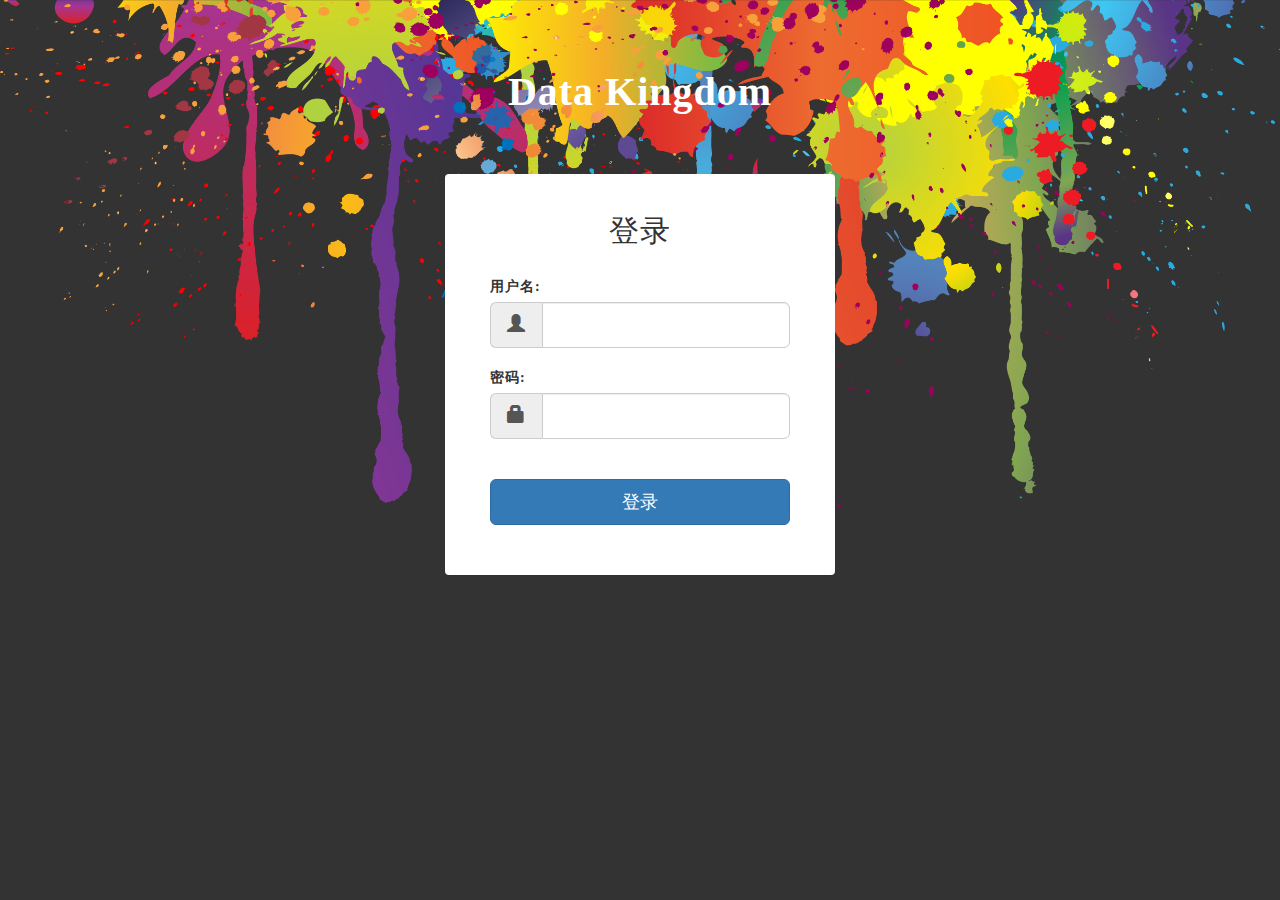
<file: DataKingdomForBs/login-page.html>
<!DOCTYPE html>
<html>
<head>
  <meta charset="UTF-8">
  <meta http-equiv="X-UA-Compatible" content="IE=edge">
  <meta name="viewport" content="width=device-width, initial-scale=1">
  <title>login</title>
  <link rel="stylesheet" href="bootstrap-3.3.7-dist/css/bootstrap.css">
  <link rel="stylesheet" href="css/dataKingdom.css">
</head>
<body class="login-register-page">
<img class="index-bg" src="img/Colorful-Paint.png">
<div class="container">
  <div class="row text-center">
    <a href="index.html"><h1>Data Kingdom</h1></a>
    <div class="panel panel-default col-md-4 col-md-offset-4 text-center">
      <h2>登录</h2>
      <form class="login-form text-left">
        <label>用户名:</label>
        <div class="input-group input-group-lg">
          <span class="input-group-addon"><span class="glyphicon glyphicon-user"></span></span>
          <input type="text" class="form-control" name="username">
        </div>

        <!--<div class="alert alert-danger alert-dismissable">-->
          <!--<button type="button" class="close" data-dismiss="alert">&times;</button>-->
          <!--用户名不存在-->
        <!--</div>-->

        <label>密码:</label>
        <div class="input-group input-group-lg">
          <span class="input-group-addon"><span class="glyphicon glyphicon-lock"></span></span>
          <input type="password" class="form-control" name="password">
        </div>

        <!--<div class="alert alert-danger alert-dismissable">-->
          <!--<button type="button" class="close" data-dismiss="alert">&times;</button>-->
          <!--密码错误-->
        <!--</div>-->

        <button type="button" class="btn btn-primary btn-lg">登录</button>
      </form>
    </div>
  </div>
</div>
<script src="jQuery/jquery-3.2.1.min.js"></script>
<script src="bootstrap-3.3.7-dist/js/bootstrap.js"></script>
</body>
</html>
</file>
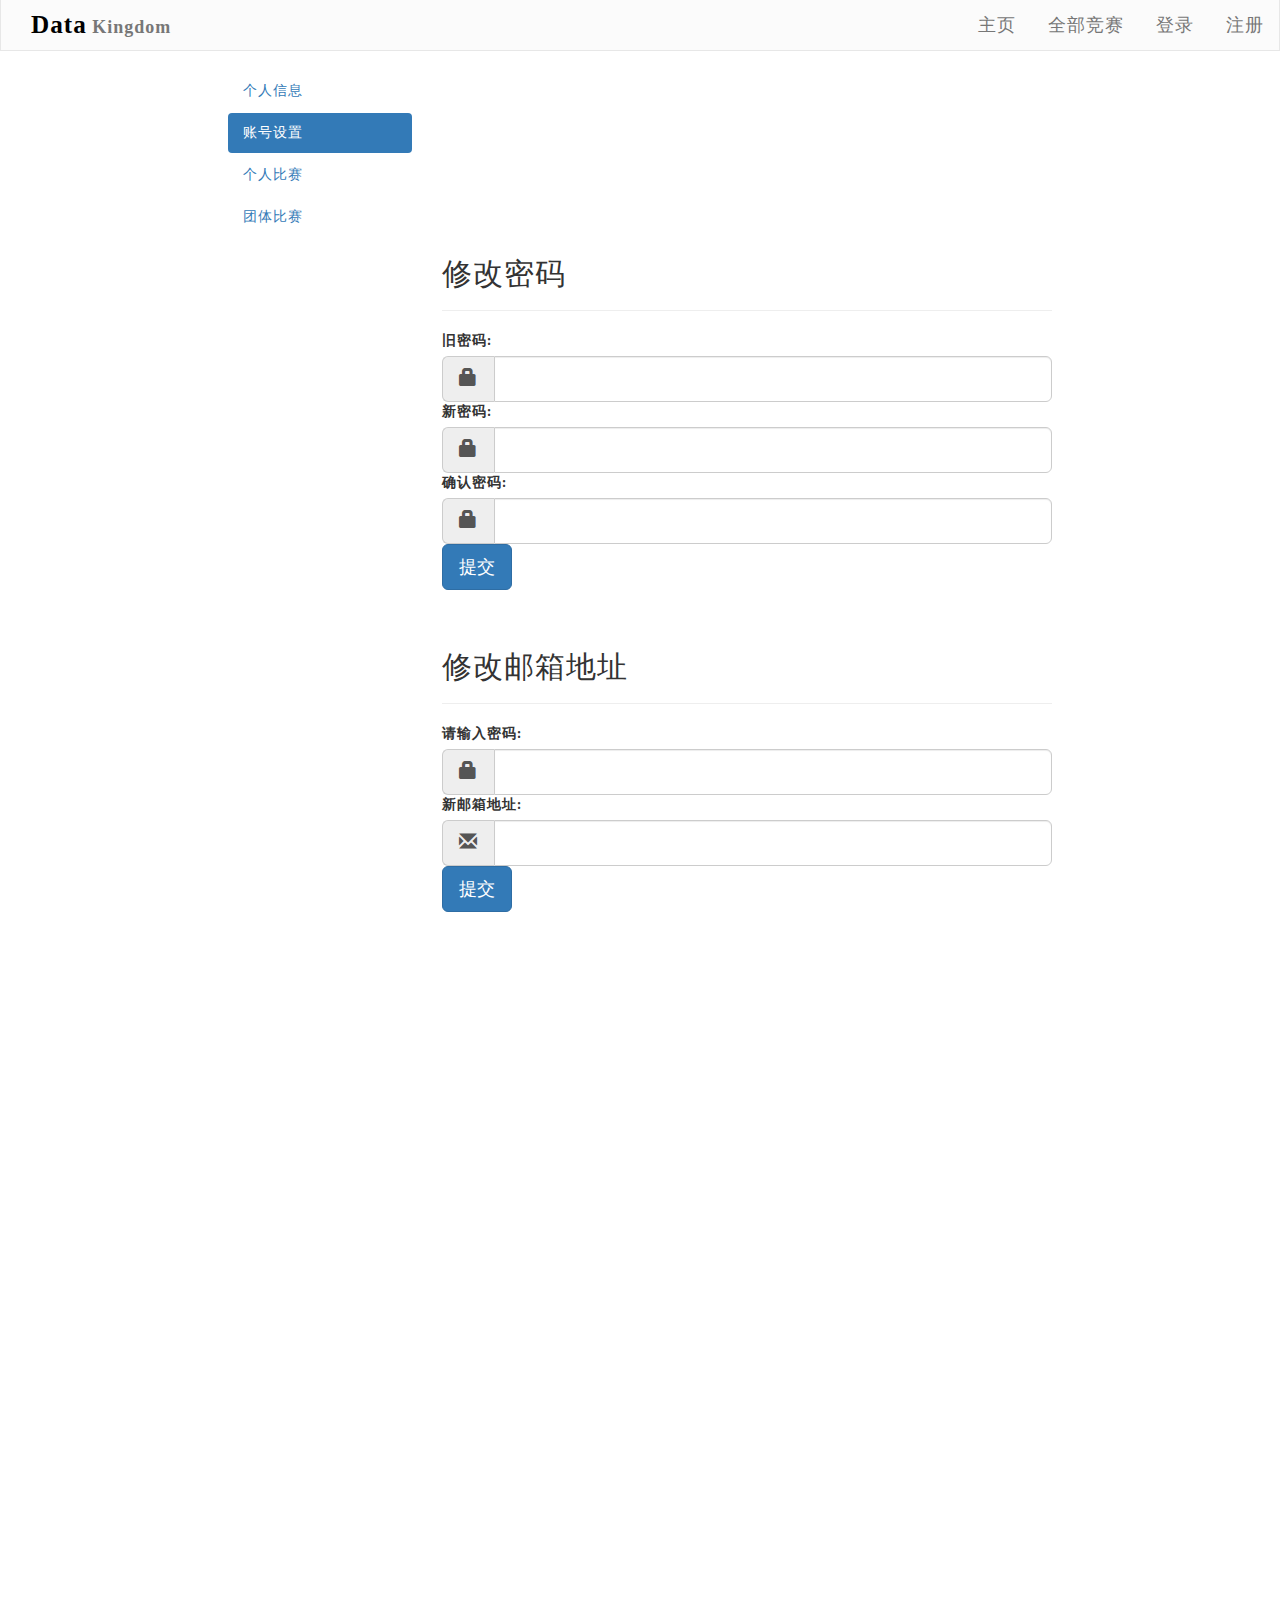
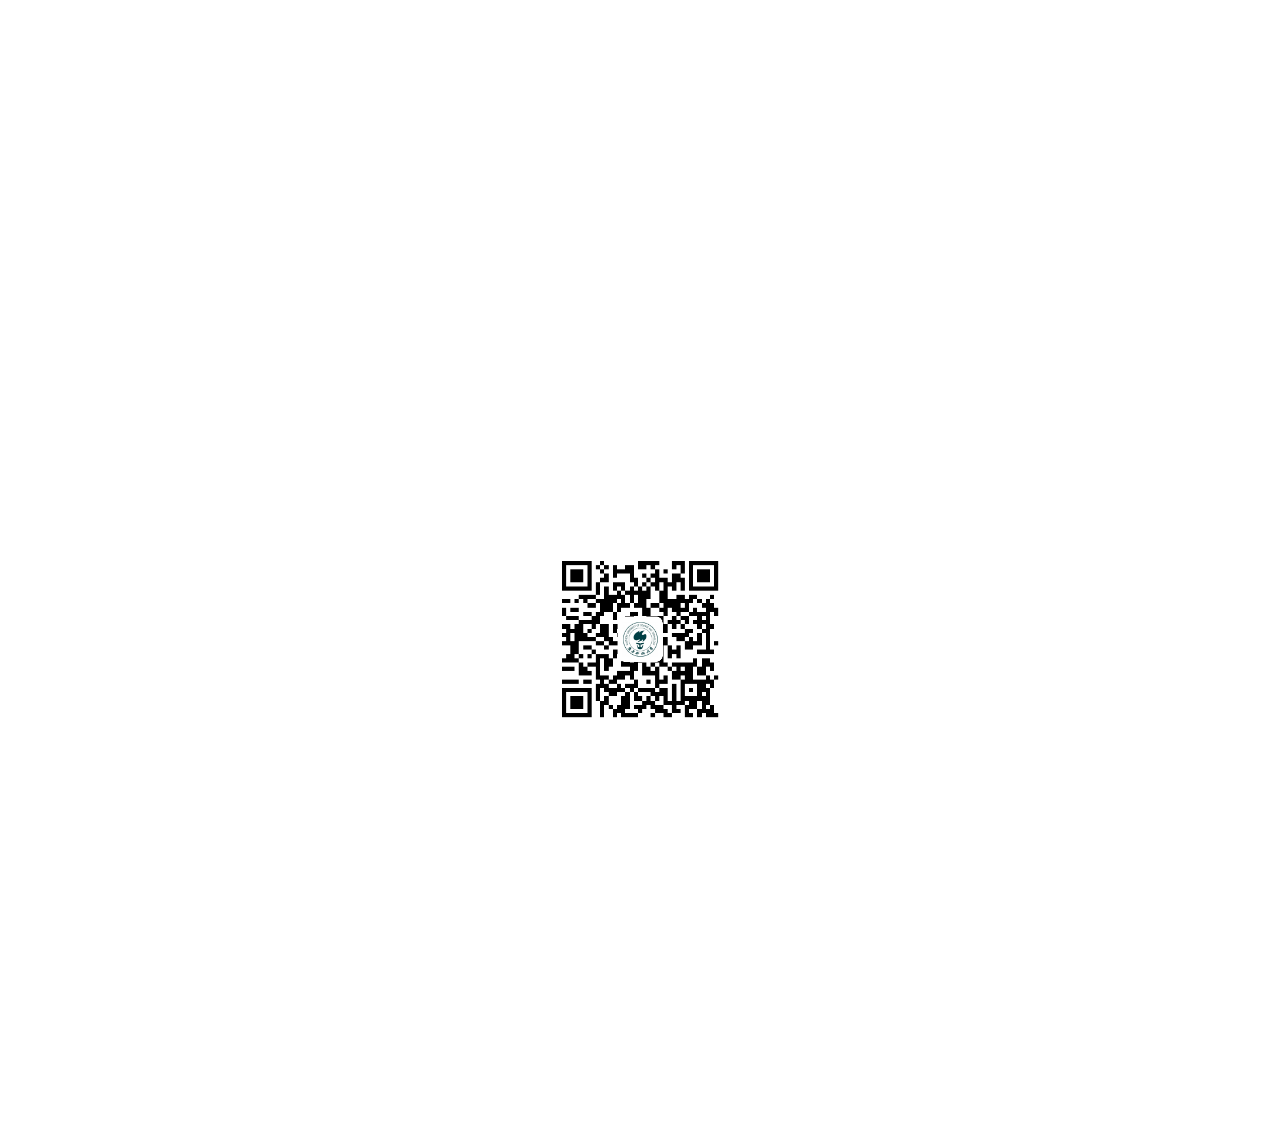
<file: DataKingdomForBs/profile-page-change.html>
<!DOCTYPE html>
<html>
<head>
  <meta charset="UTF-8">
  <meta http-equiv="X-UA-Compatible" content="IE=edge">
  <meta name="viewport" content="width=device-width, intial-scale=1">
  <title>Profile</title>
  <link rel="stylesheet" href="bootstrap-3.3.7-dist/css/bootstrap.css">
  <link rel="stylesheet" href="css/dataKingdom.css">
</head>
<body class="profile-page profile-page-info">
<nav class="navbar navbar-default page-nav" role="navigation">
  <ul class="nav navbar-nav nav-pills navbar-brand"><span class="brand">Data</span> Kingdom</ul>

  <ul class="nav navbar-nav nav-pills pull-right">
    <li><a href="index.html">主页</a></li>
    <li><a href="cpt-page.html">全部竞赛</a></li>
    <li><a href="login-page.html">登录</a></li>
    <li><a href="register-page.html">注册</a></li>
    <!--<li>-->
    <!--<a href="profile-page-info.html"><span class="glyphicon glyphicon-user"></span> username</a>-->
    <!--</li>-->
    <!--<li><a>注销</a></li>-->
  </ul>
</nav>

<div class="container-fluid content">
  <div class="row">
    <div class="col-md-2 col-md-offset-2 verticle-list">
      <ul class="nav nav-pills nav-stacked">
        <li><a href="#">个人信息</a></li>
        <li class="active"><a href="#">账号设置</a></li>
        <li><a href="#">个人比赛</a></li>
        <li><a href="profile-page-cpt.html">团体比赛</a></li>
      </ul>
    </div>

    <div class="col-md-6 col-md-offset-4">
      <div class="content-txt">
        <h2>修改密码</h2>
        <hr>
        <form>
          <label>旧密码:</label>
          <div class="input-group input-group-lg">
            <span class="input-group-addon"><span class="glyphicon glyphicon-lock"></span></span>
            <input type="password" class="form-control" name="oldPassword">
          </div>

          <label>新密码:</label>
          <div class="input-group input-group-lg">
            <span class="input-group-addon"><span class="glyphicon glyphicon-lock"></span></span>
            <input type="password" class="form-control" name="newPassword_1">
          </div>

          <label>确认密码:</label>
          <div class="input-group input-group-lg">
            <span class="input-group-addon"><span class="glyphicon glyphicon-lock"></span></span>
            <input type="password" class="form-control" name="newPassword_2">
          </div>

          <button type="button" class="btn btn-primary btn-lg">提交</button>
        </form>

        <br>
        <br>
        <h2>修改邮箱地址</h2>
        <hr>
        <form>
          <label>请输入密码:</label>
          <div class="input-group input-group-lg">
            <span class="input-group-addon"><span class="glyphicon glyphicon-lock"></span></span>
            <input type="password" class="form-control" name="newPassword_1">
          </div>

          <label>新邮箱地址:</label>
          <div class="input-group input-group-lg">
            <span class="input-group-addon"><span class="glyphicon glyphicon-envelope"></span></span>
            <input type="email" class="form-control" name="oldPassword">
          </div>

          <button type="button" class="btn btn-primary btn-lg">提交</button>
        </form>
      </div>
    </div>
  </div>
</div>

<div class="to-top img-circle hidden-xs">
  <span class="glyphicon glyphicon-upload"></span>
</div>

<footer>
  <div class="container text-center">
    <br>
    <h2>Data Kingdom</h2>
    <br>
    <br>
    <div class="row">
      <div class="col-md-2 col-md-offset-5">
        <img class="QRcode" src="img/QRcode.png">
      </div>
    </div>
    <br>
    <br>
    <br>
    <ul class="list-inline">
      <li><a href="#">数据王国</a></li>
      <li><a href="#">隐私协议</a></li>
      <li><a href="#">服务规则</a></li>
      <li><a href="#">联系我们</a></li>
    </ul>
  </div>
  <img class="footer-bg" src="img/white-bottom.png">
</footer>

<script src="jQuery/jquery-3.2.1.min.js"></script>
<script src="bootstrap-3.3.7-dist/js/bootstrap.js"></script>
<script src="js/all-page.js"></script>
</body>
</html>
</file>
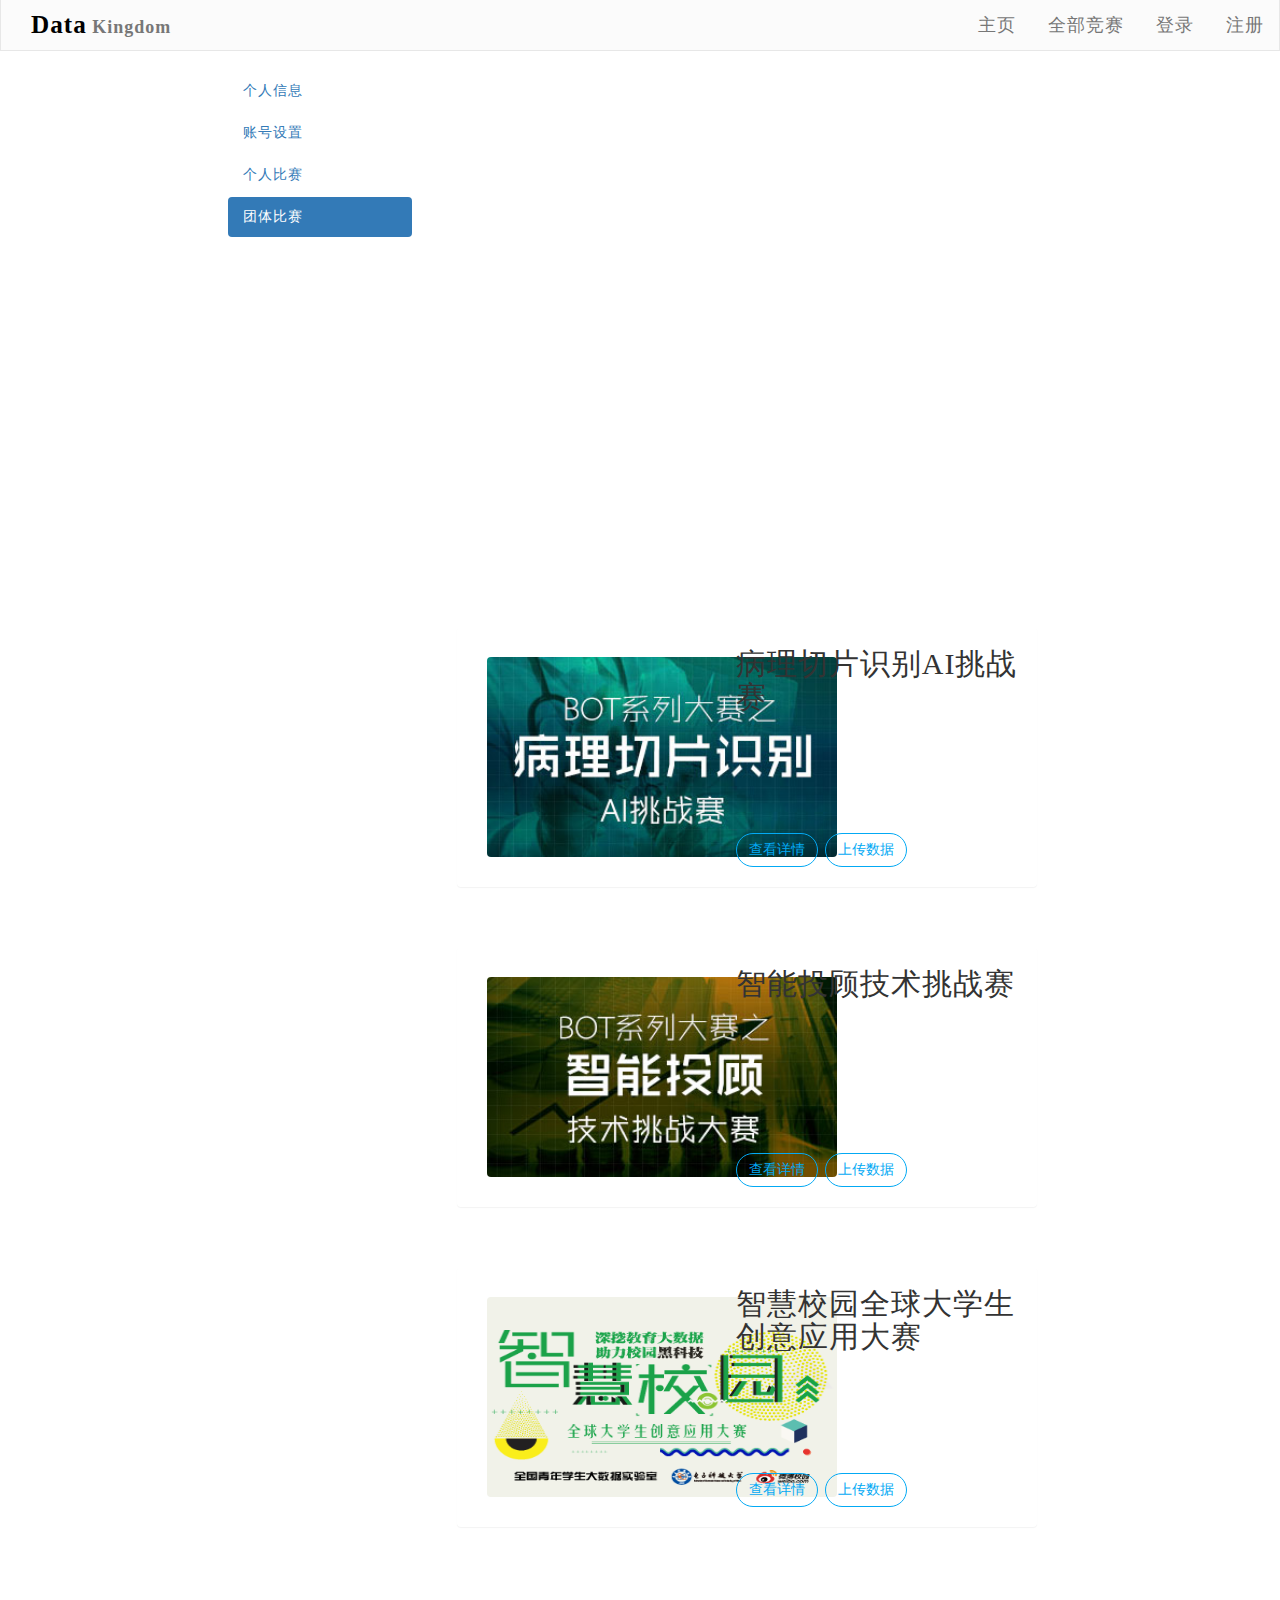
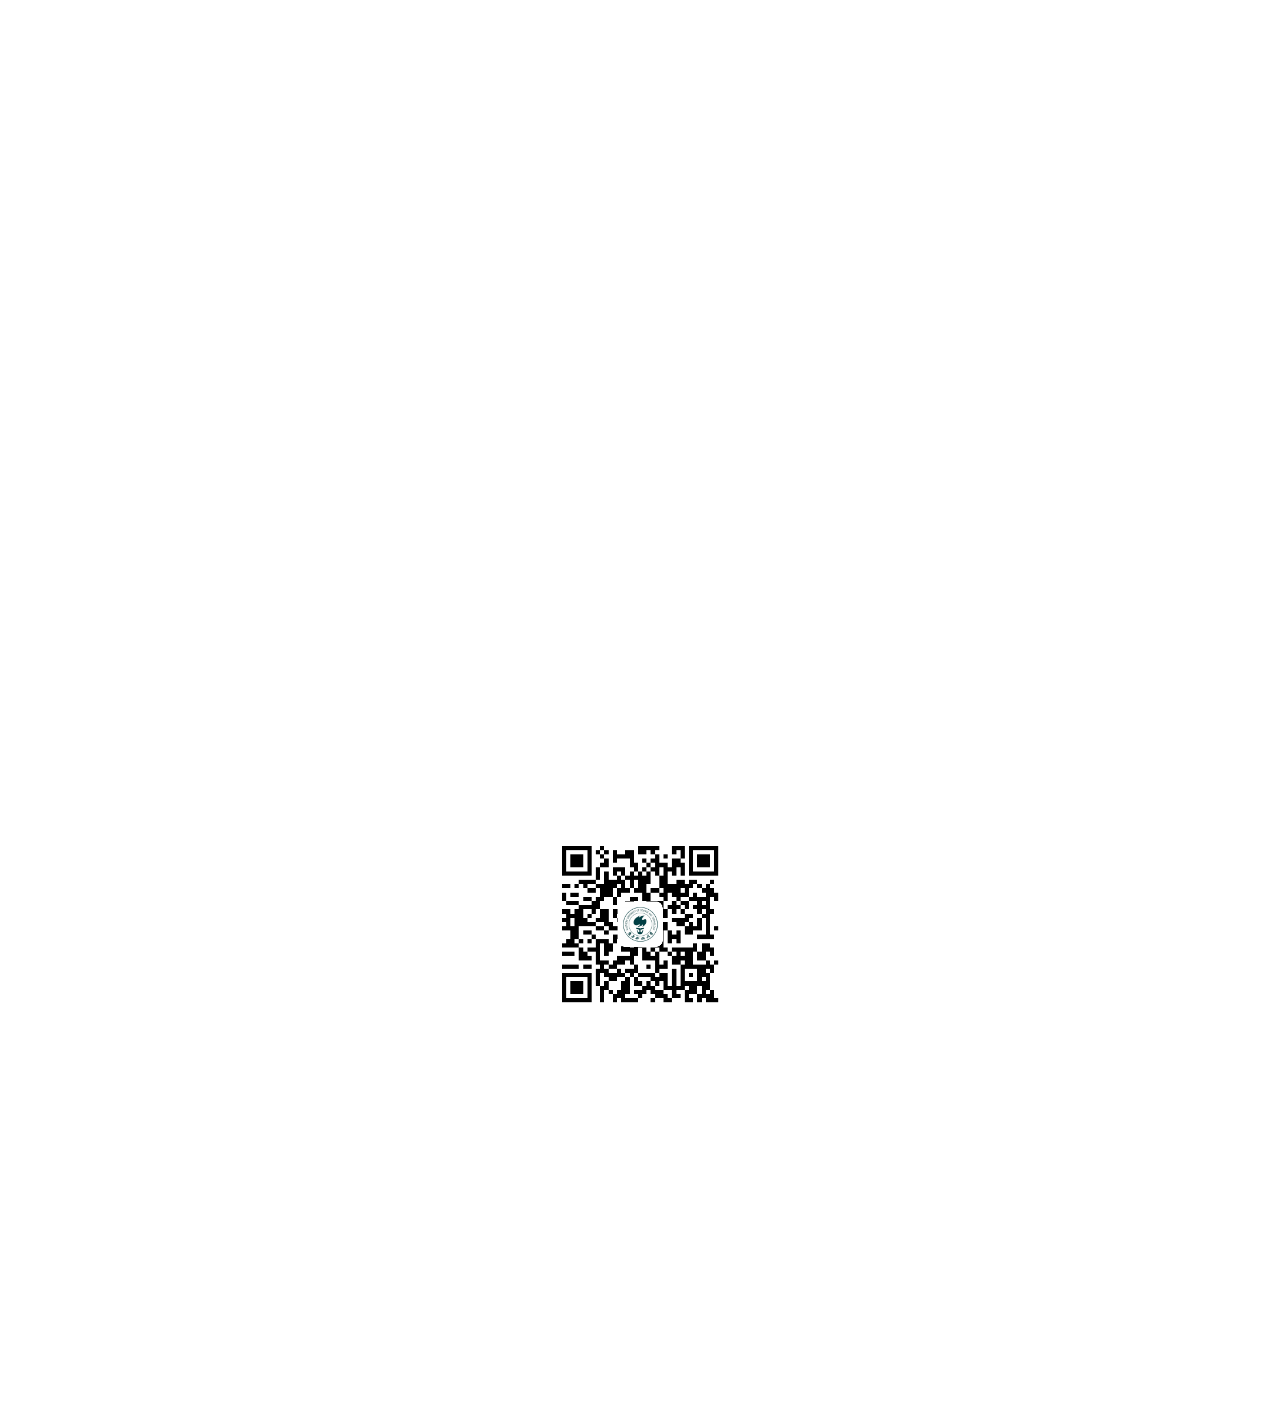
<file: DataKingdomForBs/profile-page-cpt.html>
<!DOCTYPE html>
<html>
<head>
  <meta charset="UTF-8">
  <meta http-equiv="X-UA-Compatible" content="IE=edge">
  <meta name="viewport" content="width=device-width, intial-scale=1">
  <title>Profile</title>
  <link rel="stylesheet" href="bootstrap-3.3.7-dist/css/bootstrap.css">
  <link rel="stylesheet" href="css/dataKingdom.css">
</head>
<body class="profile-page profile-page-cpt">
<nav class="navbar navbar-default page-nav" role="navigation">
  <ul class="nav navbar-nav nav-pills navbar-brand"><span class="brand">Data</span> Kingdom</ul>

  <ul class="nav navbar-nav nav-pills pull-right">
    <li><a href="index.html">主页</a></li>
    <li><a href="cpt-page.html">全部竞赛</a></li>
    <li><a href="login-page.html">登录</a></li>
    <li><a href="register-page.html">注册</a></li>
    <!--<li>-->
    <!--<a href="profile-page-info.html"><span class="glyphicon glyphicon-user"></span> username</a>-->
    <!--</li>-->
    <!--<li><a>注销</a></li>-->
  </ul>
</nav>

<div class="container-fluid content">
  <div class="row">
    <div class="col-md-2 col-md-offset-2 verticle-list">
      <ul class="nav nav-pills nav-stacked">
        <li><a href="profile-page-info.html">个人信息</a></li>
        <li><a href="profile-page-change.html">账号设置</a></li>
        <li><a href="#">个人比赛</a></li>
        <li class="active"><a href="#">团体比赛</a></li>
      </ul>
    </div>

    <div class="col-md-6 col-md-offset-4">
      <div class="container-fluid competitions">
        <div class="row competition-card">
          <div class="col-md-12">
            <div class="panel panel-default">
              <div class="row">
                <div class="col-md-5 pull-left">
                  <img src="img/race_3.jpg">
                </div>
                <div class="col-md-7 cpt-txt">
                  <h2>病理切片识别AI挑战赛</h2>
                  <div class="foot row">
                    <div class="col-md-2">
                      <a href="info-page.html">
                        <button type="button" class="btn btn-cpt">查看详情</button>
                      </a>
                    </div>
                    <div class="col-md-2 col-md-offset-1">
                      <a href="#">
                        <button type="button" class="btn btn-cpt">上传数据</button>
                      </a>
                    </div>
                  </div>
                </div>
              </div>
            </div>
          </div>
        </div>

        <div class="row competition-card">
          <div class="col-md-12">
            <div class="panel panel-default">
              <div class="row">
                <div class="col-md-5 pull-left">
                  <img src="img/race_4.jpg">
                </div>
                <div class="col-md-7 cpt-txt">
                  <h2>智能投顾技术挑战赛</h2>
                  <div class="foot row">
                    <div class="col-md-2">
                      <a href="info-page.html">
                        <button type="button" class="btn btn-cpt">查看详情</button>
                      </a>
                    </div>
                    <div class="col-md-2 col-md-offset-1">
                      <a href="#">
                        <button type="button" class="btn btn-cpt">上传数据</button>
                      </a>
                    </div>
                  </div>
                </div>
              </div>
            </div>
          </div>
        </div>

        <div class="row competition-card">
          <div class="col-md-12">
            <div class="panel panel-default">
              <div class="row">
                <div class="col-md-5 pull-left">
                  <img src="img/zhxy.png">
                </div>
                <div class="col-md-7 cpt-txt">
                  <h2>智慧校园全球大学生创意应用大赛</h2>
                  <div class="foot row">
                    <div class="col-md-2">
                      <a href="info-page.html">
                        <button type="button" class="btn btn-cpt">查看详情</button>
                      </a>
                    </div>
                    <div class="col-md-2 col-md-offset-1">
                      <a href="#">
                        <button type="button" class="btn btn-cpt">上传数据</button>
                      </a>
                    </div>
                  </div>
                </div>
              </div>
            </div>
          </div>
        </div>
      </div>
    </div>
  </div>
</div>

<div class="to-top img-circle hidden-xs">
  <span class="glyphicon glyphicon-upload"></span>
</div>

<footer>
  <div class="container text-center">
    <br>
    <h2>Data Kingdom</h2>
    <br>
    <br>
    <div class="row">
      <div class="col-md-2 col-md-offset-5">
        <img class="QRcode" src="img/QRcode.png">
      </div>
    </div>
    <br>
    <br>
    <br>
    <ul class="list-inline">
      <li><a href="#">数据王国</a></li>
      <li><a href="#">隐私协议</a></li>
      <li><a href="#">服务规则</a></li>
      <li><a href="#">联系我们</a></li>
    </ul>
  </div>
  <img class="footer-bg" src="img/white-bottom.png">
</footer>

<script src="jQuery/jquery-3.2.1.min.js"></script>
<script src="bootstrap-3.3.7-dist/js/bootstrap.js"></script>
<script src="js/all-page.js"></script>
</body>
</html>
</file>
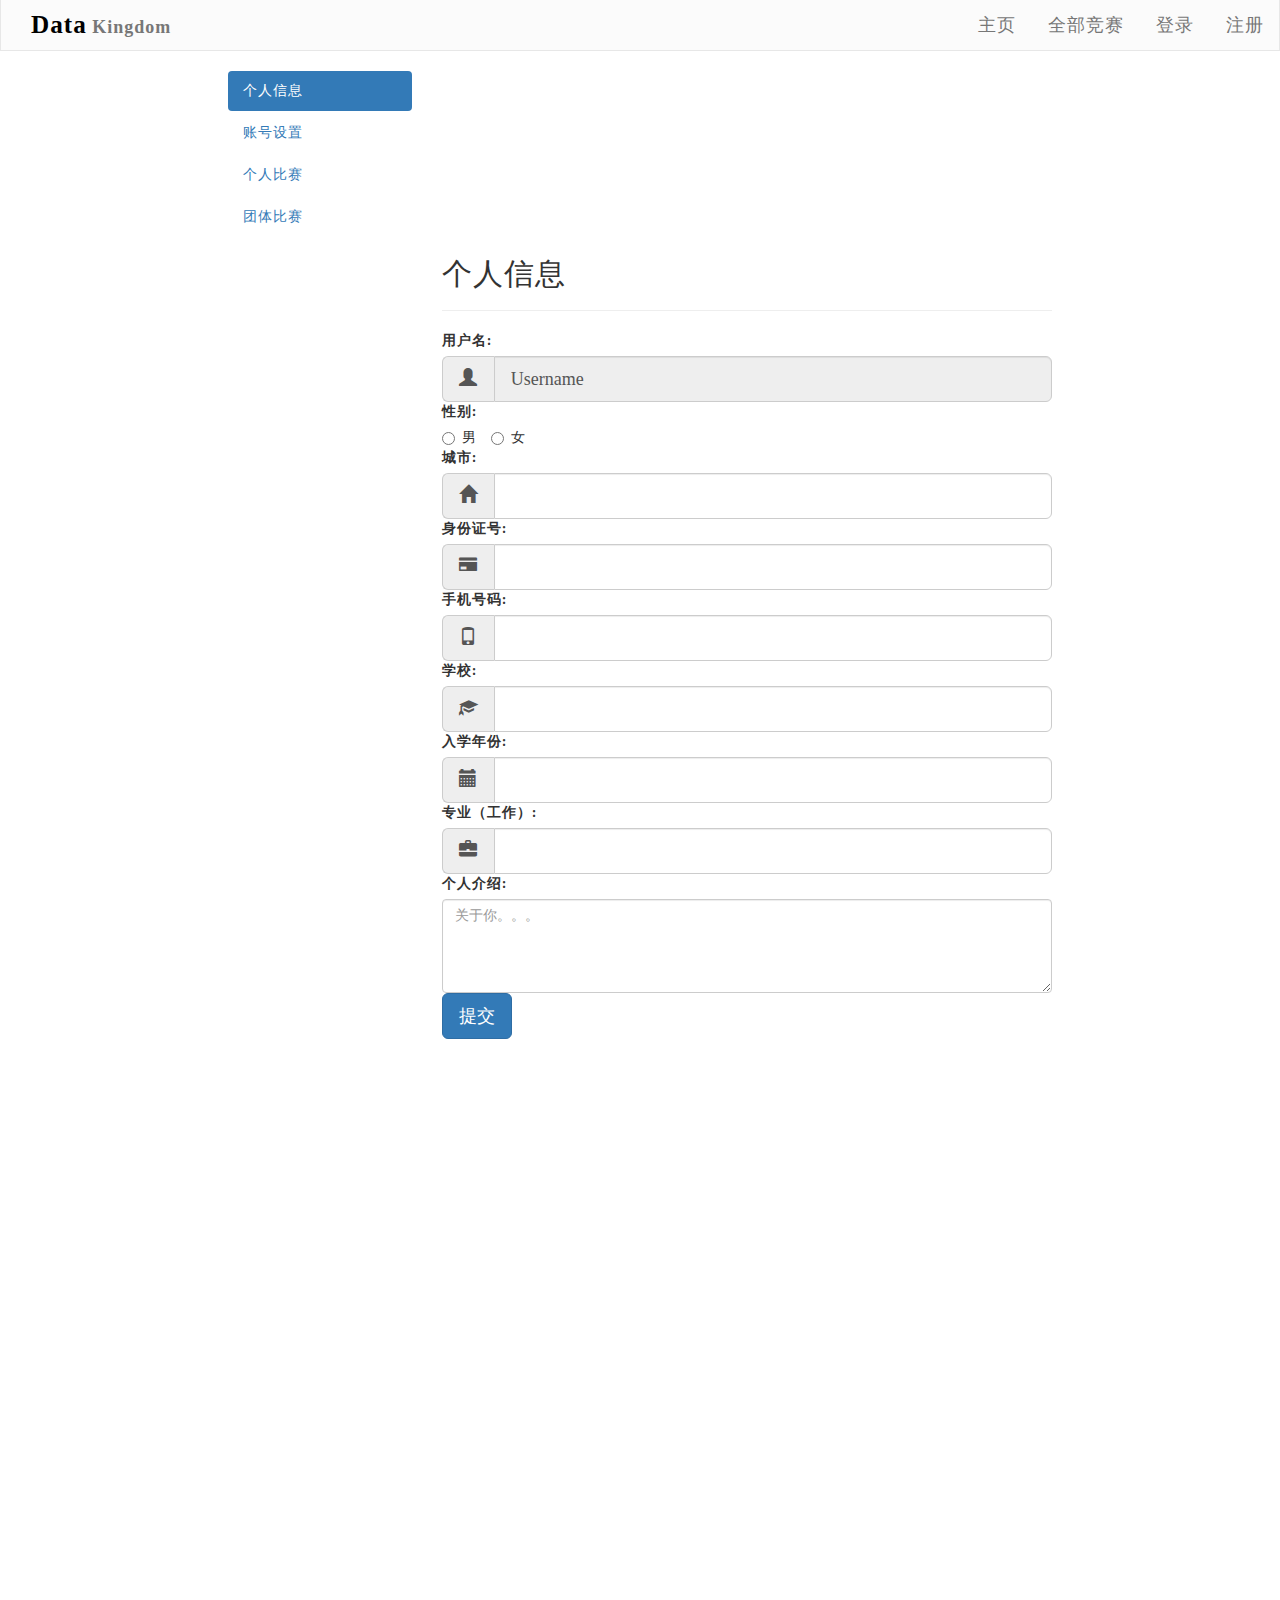
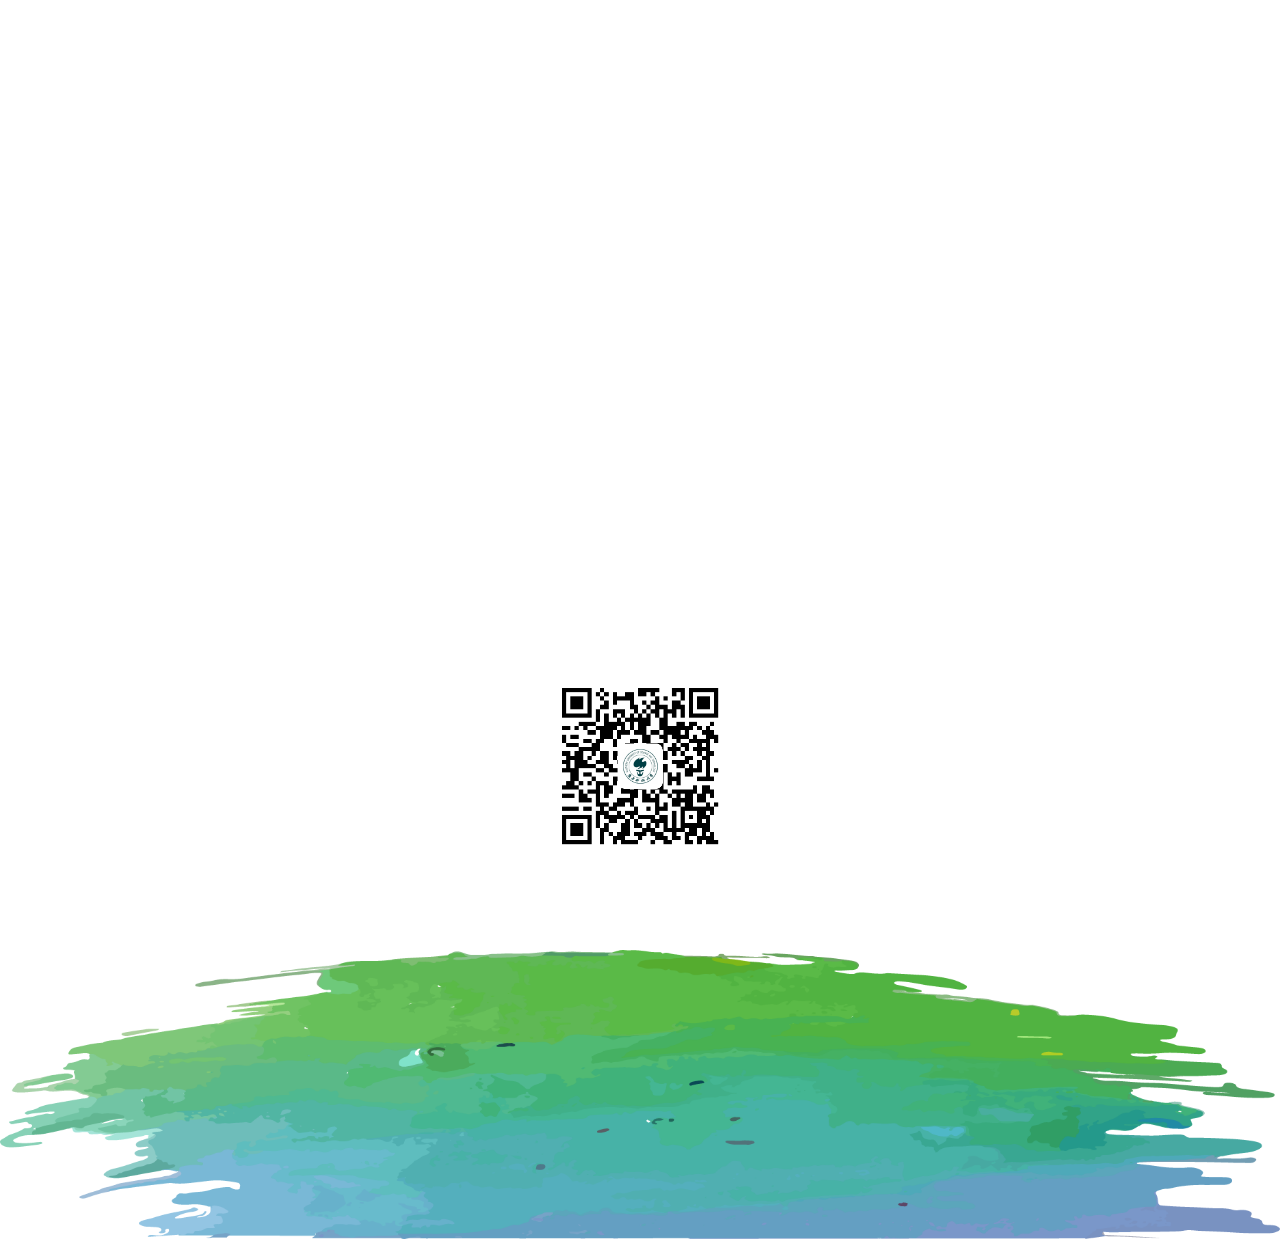
<file: DataKingdomForBs/profile-page-info.html>
<!DOCTYPE html>
<html>
<head>
  <meta charset="UTF-8">
  <meta http-equiv="X-UA-Compatible" content="IE=edge">
  <meta name="viewport" content="width=device-width, intial-scale=1">
  <title>Profile</title>
  <link rel="stylesheet" href="bootstrap-3.3.7-dist/css/bootstrap.css">
  <link rel="stylesheet" href="css/dataKingdom.css">
</head>
<body class="profile-page profile-page-info">
<nav class="navbar navbar-default page-nav" role="navigation">
  <ul class="nav navbar-nav nav-pills navbar-brand"><span class="brand">Data</span> Kingdom</ul>

  <ul class="nav navbar-nav nav-pills pull-right">
    <li><a href="index.html">主页</a></li>
    <li><a href="cpt-page.html">全部竞赛</a></li>
    <li><a href="login-page.html">登录</a></li>
    <li><a href="register-page.html">注册</a></li>
    <!--<li>-->
      <!--<a href="profile-page-info.html"><span class="glyphicon glyphicon-user"></span> username</a>-->
    <!--</li>-->
    <!--<li><a>注销</a></li>-->
  </ul>
</nav>

<div class="container-fluid content">
  <div class="row">
    <div class="col-md-2 col-md-offset-2 verticle-list">
      <ul class="nav nav-pills nav-stacked">
        <li class="active"><a href="#">个人信息</a></li>
        <li><a href="profile-page-change.html">账号设置</a></li>
        <li><a href="#">个人比赛</a></li>
        <li><a href="profile-page-cpt.html">团体比赛</a></li>
      </ul>
    </div>

    <div class="col-md-6 col-md-offset-4">
      <div class="content-txt">
        <h2>个人信息</h2>
        <hr>
        <form>
          <label>用户名:</label>
          <div class="input-group input-group-lg">
            <span class="input-group-addon"><span class="glyphicon glyphicon-user"></span></span>
            <input type="text" class="form-control" name="username" value="Username" disabled>
          </div>

          <label>性别:</label>
          <div class="gender-select">
            <label class="radio-inline"><input type="radio" name="gender" value="male">男</label>
            <label class="radio-inline"><input type="radio" name="gender" value="female">女</label>
          </div>

          <label>城市:</label>
          <div class="input-group input-group-lg">
            <span class="input-group-addon"><span class="glyphicon glyphicon-home"></span></span>
            <input type="text" class="form-control" name="city">
          </div>

          <label>身份证号:</label>
          <div class="input-group input-group-lg">
            <span class="input-group-addon"><span class="glyphicon glyphicon-credit-card"></span></span>
            <input type="text" class="form-control" name="ID">
          </div>

          <label>手机号码:</label>
          <div class="input-group input-group-lg">
            <span class="input-group-addon"><span class="glyphicon glyphicon-phone"></span></span>
            <input type="text" class="form-control" name="phonenumber">
          </div>

          <label>学校:</label>
          <div class="input-group input-group-lg">
            <span class="input-group-addon"><span class="glyphicon glyphicon-education"></span></span>
            <input type="text" class="form-control" name="school">
          </div>

          <label>入学年份:</label>
          <div class="input-group input-group-lg">
            <span class="input-group-addon"><span class="glyphicon glyphicon-calendar"></span></span>
            <input type="text" class="form-control" name="date">
          </div>

          <label>专业（工作）:</label>
          <div class="input-group input-group-lg">
            <span class="input-group-addon"><span class="glyphicon glyphicon-briefcase"></span></span>
            <input type="text" class="form-control" name="major">
          </div>

          <label>个人介绍:</label>
          <textarea class="form-control" rows="4" name="intro" placeholder="关于你。。。"></textarea>

          <button type="button" class="btn btn-primary btn-lg">提交</button>
        </form>
      </div>
    </div>
  </div>
</div>

<div class="to-top img-circle hidden-xs">
  <span class="glyphicon glyphicon-upload"></span>
</div>

<footer>
  <div class="container text-center">
    <br>
    <h2>Data Kingdom</h2>
    <br>
    <br>
    <div class="row">
      <div class="col-md-2 col-md-offset-5">
        <img class="QRcode" src="img/QRcode.png">
      </div>
    </div>
    <br>
    <br>
    <br>
    <ul class="list-inline">
      <li><a href="about-page.html#info-about">关于数据王国</a></li>
      <li><a href="about-page.html#info-privacy">隐私协议</a></li>
      <li><a href="about-page.html#info-rules">服务规则</a></li>
      <li><a href="about-page.html#info-contact">联系我们</a></li>
    </ul>
  </div>
  <img class="footer-bg" src="img/colorful-bottom.png">
</footer>

<script src="jQuery/jquery-3.2.1.min.js"></script>
<script src="bootstrap-3.3.7-dist/js/bootstrap.js"></script>
<script src="js/all-page.js"></script>
</body>
</html>
</file>
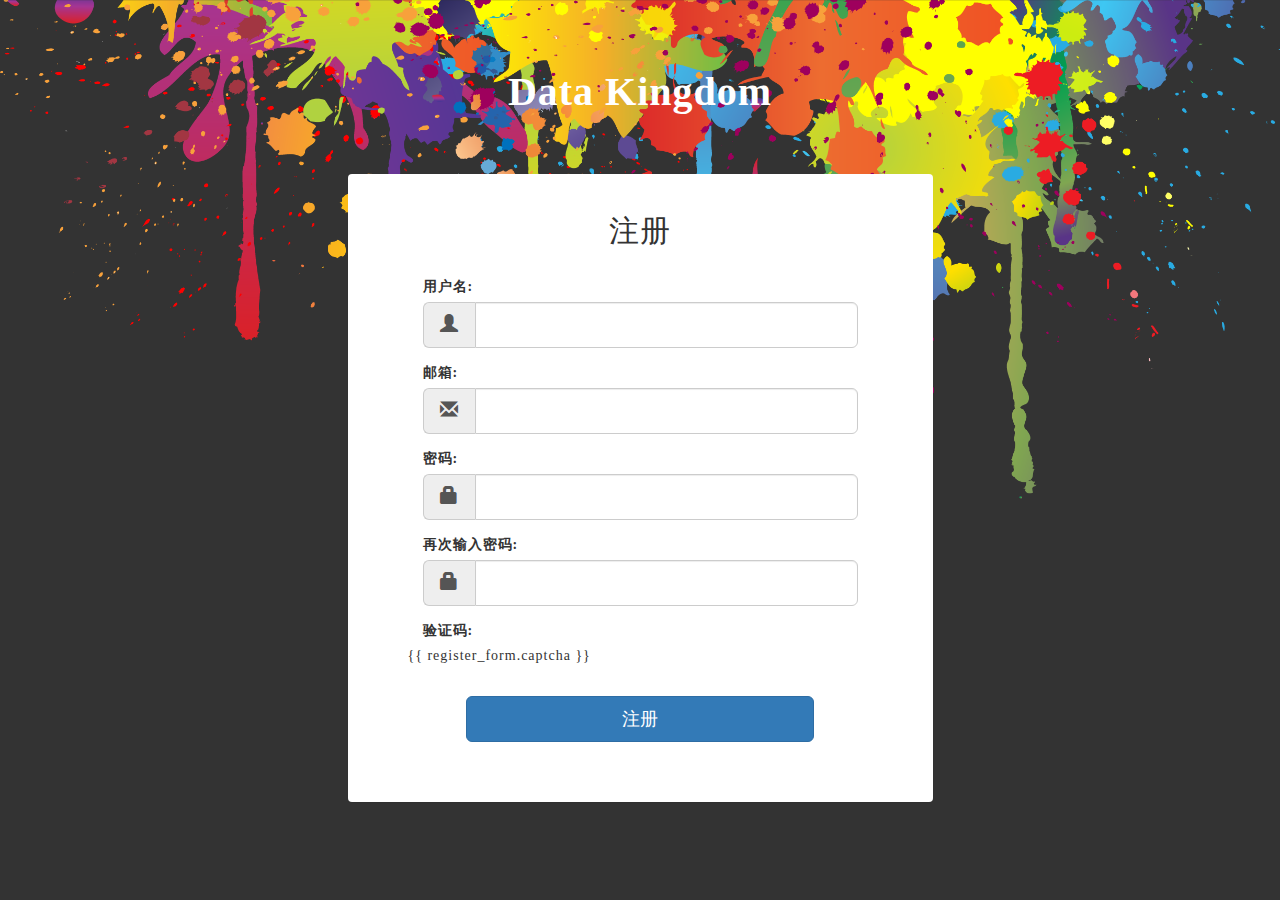
<file: DataKingdomForBs/register-page.html>
<!DOCTYPE html>
<html>
<head>
  <meta charset="UTF-8">
  <meta http-equiv="X-UA-Compatible" content="IE=edge">
  <meta name="viewport" content="width=device-width, initial-scale=1">
  <title>login</title>
  <link rel="stylesheet" href="bootstrap-3.3.7-dist/css/bootstrap.css">
  <link rel="stylesheet" href="css/dataKingdom.css">
</head>
<body class="login-register-page">
<img class="index-bg" src="img/Colorful-Paint.png">
<div class="container">
  <div class="row text-center">
    <a href="index.html"><h1>Data Kingdom</h1></a>
    <div class="panel panel-default col-md-6 col-md-offset-3 text-center">
      <h2>注册</h2>
      <form class="register-form text-left">
        <label>用户名:</label>
        <div class="input-group input-group-lg">
          <span class="input-group-addon"><span class="glyphicon glyphicon-user"></span></span>
          <input type="text" class="form-control" name="username">
        </div>

        <!--<div class="alert alert-danger alert-dismissable">-->
          <!--<button type="button" class="close" data-dismiss="alert">&times;</button>-->
          <!--用户名已被注册-->
        <!--</div>-->

        <label>邮箱:</label>
        <div class="input-group input-group-lg">
          <span class="input-group-addon"><span class="glyphicon glyphicon-envelope"></span></span>
          <input type="email" class="form-control" name="email">
        </div>

        <label>密码:</label>
        <div class="input-group input-group-lg">
          <span class="input-group-addon"><span class="glyphicon glyphicon-lock"></span></span>
          <input type="password" class="form-control" name="password_1">
        </div>

        <!--<div class="alert alert-danger alert-dismissable">-->
          <!--<button type="button" class="close" data-dismiss="alert">&times;</button>-->
          <!--密码过于简单-->
        <!--</div>-->

        <label>再次输入密码:</label>
        <div class="input-group input-group-lg">
          <span class="input-group-addon"><span class="glyphicon glyphicon-lock"></span></span>
          <input type="password" class="form-control" name="password_2">
        </div>

        <!--<div class="alert alert-danger alert-dismissable">-->
          <!--<button type="button" class="close" data-dismiss="alert">&times;</button>-->
          <!--两次密码不同-->
        <!--</div>-->

        <label>验证码:</label>
        <div class="row">
        {{ register_form.captcha }}
        </div>

        <!--<div class="alert alert-danger alert-dismissable">-->
          <!--<button type="button" class="close" data-dismiss="alert">&times;</button>-->
          <!--验证码错误-->
        <!--</div>-->

        <button type="button" class="btn btn-primary btn-lg">注册</button>
      </form>
    </div>
  </div>
</div>
<script src="jQuery/jquery-3.2.1.min.js"></script>
<script src="bootstrap-3.3.7-dist/js/bootstrap.js"></script>
<script>
    $('.captcha').click(function(){
        console.log('click');
        $.getJSON("/captcha/refresh/", function(result){
            $('.captcha').attr('src', result['image_url']);
            $('#id_captcha_0').val(result['key'])
        });
    });

    $('#ver-code-img').css("height",$('#ver-code-input').height());
</script>
</body>
</html>
</file>
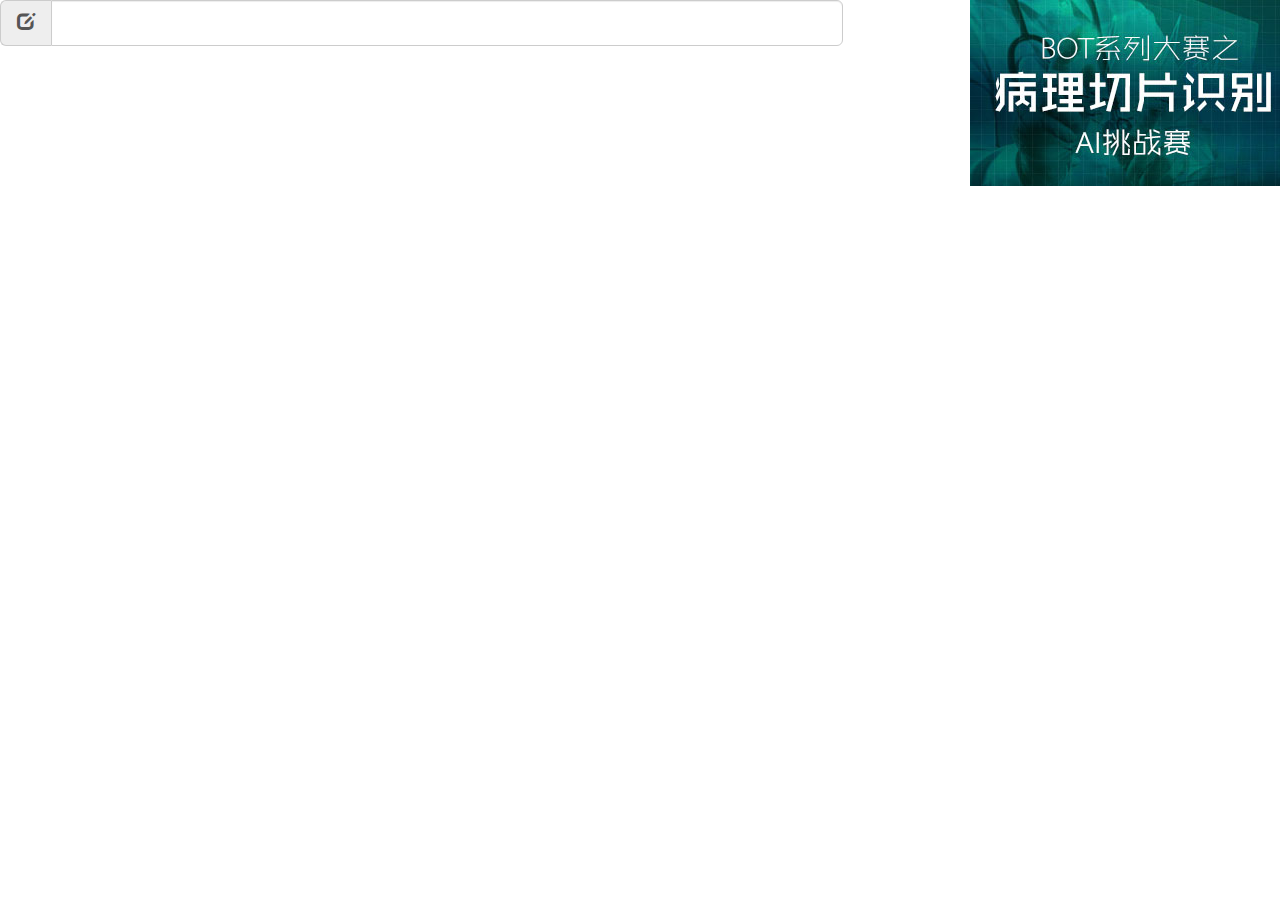
<file: DataKingdomForBs/test.html>
<!DOCTYPE html>
<html>
<head>
  <meta charset="UTF-8">
  <meta http-equiv="X-UA-Compatible" content="IE=edge">
  <meta name="viewport" content="width=device-width, initial-scale=1">
  <title>Title</title>
  <link rel="stylesheet" href="bootstrap-3.3.7-dist/css/bootstrap.css">
</head>
<body>

<div class="row">
  <div class="col-md-8">
    <div class="input-group input-group-lg" id="ver-code-input">
      <span class="input-group-addon"><span class="glyphicon glyphicon-edit"></span></span>
      <input type="text" class="form-control">
    </div>
  </div>
    <img class="pull-right" src="img/race_3.jpg" id="ver-code-img">
</div>
<script src="jQuery/jquery-3.2.1.min.js"></script>
<script src="bootstrap-3.3.7-dist/js/bootstrap.js"></script>
<script>

</script>
</body>
</html>
</file>
<file: DataKingdomForBs/css/dataKingdom.css>
body {
  overflow-x: hidden;
  letter-spacing: 1px;
  font-family: "Hiragino Sans GB", "-apple-system", "Microsoft YaHei", "Gotham SSm A";
}

.index {
  background-color: #333;
}

.index-bg {
  position: absolute;
  top: 0;
  z-index: -1;
  width: 100vw;
}

.navbar.navbar-default.page-nav {
  background-color: rgba(250, 250, 250, 0.8);
  border-top: transparent;
  border-top-left-radius: 0;
  border-top-right-radius: 0;
  z-index: 999;
}

.navbar-brand {
  padding-left: 30px;
  font-weight: 600;
  cursor: default;
}

.navbar-default .navbar-brand:hover {
  color: #777;
}

.brand {
  color: black;
  font-size: 1.4em;
}

.navbar.navbar-default.page-nav ul a {
  font-size: 1.3em;
  font-weight: 500;
}

.navbar.navbar-default.index-nav ul:last-child {
  padding-right: 30px;
}

.header {
  position: relative;
  top: 300px;
  background-color: transparent;
}

.header .jumbotron {
  background: transparent;
}

.header .jumbotron h1 {
  color: white;
  font-size: 80px;
  font-weight: 600;
}

.header .jumbotron h2 {
  font-size: 100px;
  color: white;
  letter-spacing: 5px;
}

.header .btn.btn-default {
  background-color: transparent;
  border-radius: 999px;
  color: white;
  width: 250px;
  height: 60px;
}

.header .btn.btn-default:focus {
  outline: 0;
}

.header .btn.btn-default:hover {
  background-color: white;
  color: black;
}

.index-info {
  position: relative;
  top: 450px;
  color: white;
}

.index-info .row {
  display: flex;
  align-content: center;
  align-items: center;
  justify-content: center;
}

.index-info img {
  width: 100%;
}

.index-info h2 {
  font-size: 60px;
  letter-spacing: 6px;
}

.index-info p {
  color: lightgray;
  font-size: 28px;
  font-weight: 300;
  letter-spacing: 2px;
}

.index-info > div:nth-child(2) {
  position: relative;
  top: 200px;
}

.index-info > div:last-child {
  position: relative;
  top: 400px;
}

footer {
  position: relative;
  top: 1100px;
  z-index: -1;
}

footer img {
  width: 100%;
}

footer .container {
  color: white;
}

footer h2 {
  font-size: 50px;
}

footer a {
  font-size: 22px;
  color: white;
  padding-left: 10px;
  cursor: pointer;
}

footer a:hover {
  text-decoration: none;
  color: lightgray;
}

.QRcode {
  width: 100%;
  border-radius: 5px;
}

/*competitions page css*/

.cpt-page {
  background-color: #03a9f4;
}

.page-nav {
  background-color: rgba(250, 250, 250, 0.8);
  border-top: transparent;
  border-radius: 0;
}

.all-page-header {
  position: absolute;
  top: 0;
  width: 100%;
  color: white;
}

.cpt-page .all-page-header img {
  height: 400px;
}

.cpt-page .page-header-txt {
  position: relative;
  top: 120px;
}

.cpt-page .all-page-header h1 {
  font-size: 80px;
}

.all-page-header .input-group {
  width: 250px;
}

.competitions {
  position: relative;
  top: 350px;
}

.competitions .panel.panel-default {
  transition: 0.2s;
  border: transparent;
}

.competitions .panel.panel-default:hover {
  box-shadow: 5px 5px 5px rgba(0, 0, 0, 0.3);
}

.competitions .row {
  margin-top: 20px;
}

.competitions img {
  width: 350px;
  height: 200px;
  border-radius: 4px;
  margin: 30px 0 30px 30px;
}

.cpt-txt {
  position: relative;
  padding-left: 40px;
  height: 240px;
}

.competitions h2 {
  font-size: 30px;
}

.competitions p {
  font-size: 18px;
  color: lightgray;
}

.competitions .foot {
  width: 100%;
  position: absolute;
  bottom: 0;
}

.btn.btn-cpt {
  color: #03a9f4;
  border-radius: 999px;
  background-color: transparent;
border-color: #03a9f4;
}

.btn.btn-cpt:hover {
  background-color: #03a9f4;
  color: white;
}

.btn.btn-cpt:focus {
outline: 0;
}

.btn.btn-cpt:active {
box-shadow: 0 0 0;
background-color: #03a9f4;
color: white;
}

.cpt-page footer,
.info-page footer{
position: relative;
top: 500px;
}

.cpt-page footer a,
.info-page footer a{
color: #03a9f4;
}

.cpt-page footer .footer-bg,
.info-page footer .footer-bg{
position: absolute;
top: 230px;
z-index: -1;
}

.warning {
  text-align: center;
}

/*login and register page css*/

.login-register-page {
background-color: #333;
}

.login-register-page a:hover {
  text-decoration: none;
  color: white;
}

.login-register-page .container {
position: relative;
top: 50px;
}

.login-register-page h1 {
color: white;
font-size: 40px;
font-weight: 600;
}

.login-register-page .panel {
position: relative;
top: 50px;
border: transparent;
}

.login-register-page .panel h2 {
margin-top: 40px;
}

.login-form {
margin: 30px 30px;
}

.login-form .input-group {
margin-bottom: 20px;
}

.login-form button:not(.close) {
width: 100%;
margin: 20px 0;
}

.register-form {
margin: 30px 60px;
}

.register-form .input-group {
margin-bottom: 15px;
}

.register-form button:not(.close) {
width: 80%;
margin: 30px 10%;
}

/*info page css*/

.info-page {
  background-color: #03a9f4;
}

.info-page .all-page-header h1 {
  font-size: 55px;
}

.info-page .nav.nav-stacked {
  border: black;
  background: white;
  border-radius: 5px;
  font-size: 25px;
}

.info-page .nav.nav-stacked > li > a{
  padding: 20px 20px;
}

.info-content {
  position: relative;
  top: 350px;
}

.pre-line p {
  white-space: pre-line;
}

.info-txt {
  padding: 10px 30px;
  border-radius: 5px;
  background-color: white;
  font-size: 20px;
}

.info-txt h2 {
  font-size: 40px;
  color: #03a9f4;
}

.info-page .all-page-header img {
  height: 600px;
}

.info-page .page-header-txt {
  position: relative;
  top: 170px;
}

/*other css*/

.to-top {
  display: none;
  position: fixed;
  bottom: 70px;
  right: 30px;
  height: 100px;
  width: 100px;
  font-size: 100px;
  color: white;
  z-index: 999;
  opacity: 0.6;
  cursor: pointer;
}

.to-top:hover {
  opacity: 0.8;
}
</file>
